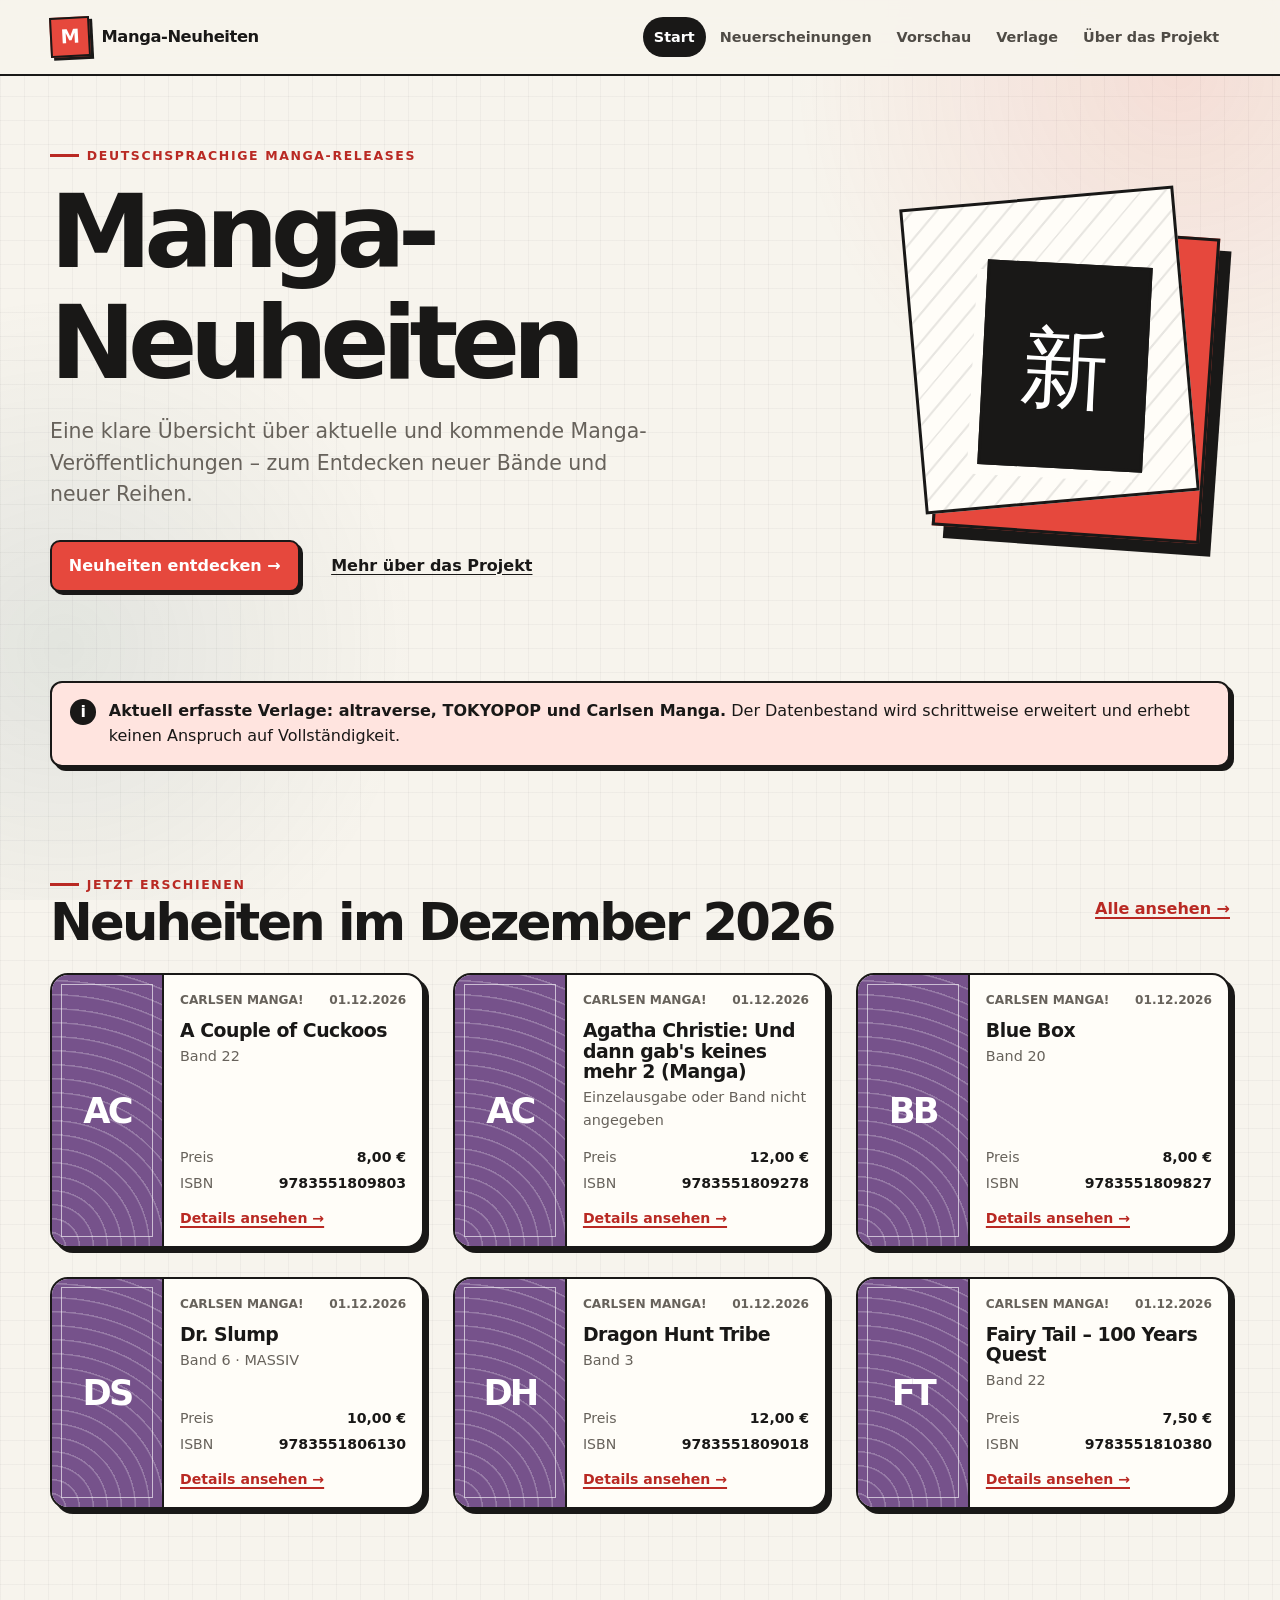
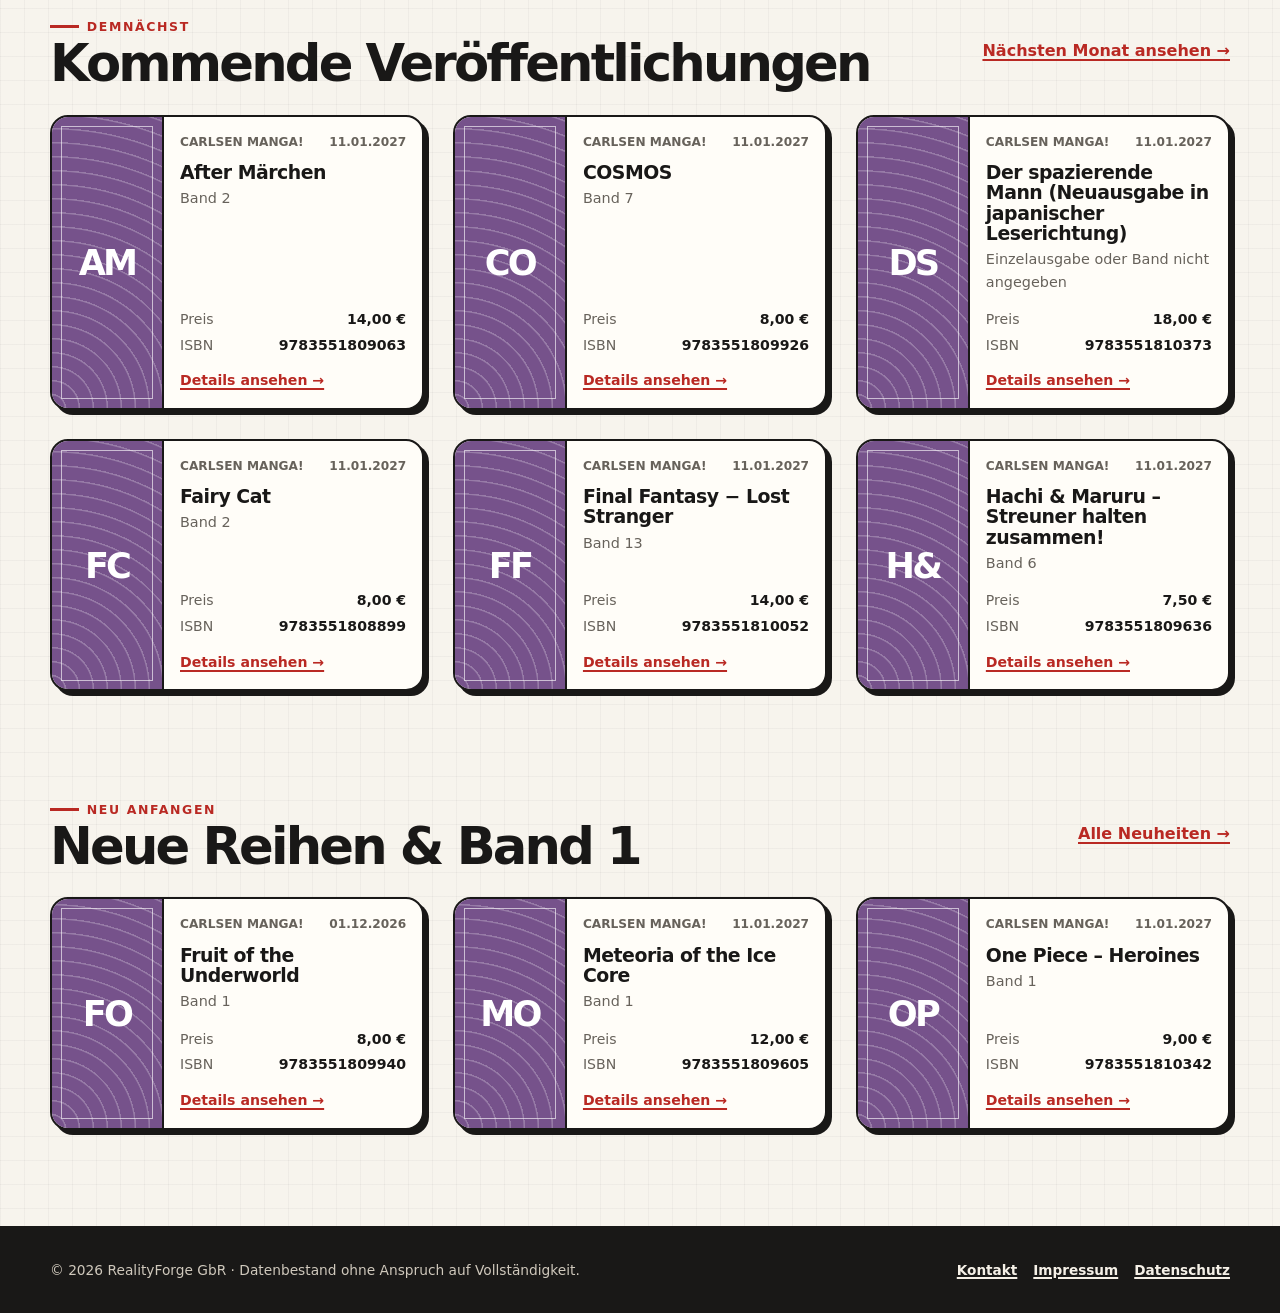
<file: index.html>
<!doctype html>
<html lang="de">
  <head>
    <meta charset="utf-8">
    <meta name="viewport" content="width=device-width, initial-scale=1">
    <meta name="description" content="Manga-Neuheiten bündelt aktuelle und kommende deutschsprachige Manga-Veröffentlichungen von altraverse, TOKYOPOP und Carlsen Manga.">
    <meta name="theme-color" content="#f7f4ed">
    <meta property="og:title" content="Manga-Neuheiten">
    <meta property="og:description" content="Aktuelle und kommende deutschsprachige Manga-Veröffentlichungen auf einen Blick.">
    <meta property="og:type" content="website">
    <meta property="og:locale" content="de_DE">
    <title>Manga-Neuheiten – Neue Manga auf einen Blick</title>
    <link rel="stylesheet" href="assets/styles.css">
    <script src="assets/app.js" defer></script>
  </head>
  <body data-page="home">
    <a class="skip-link" href="#main">Zum Inhalt springen</a>
    <header class="site-header">
      <div class="header-inner">
        <a class="brand" href="index.html" aria-label="Manga-Neuheiten Startseite">
          <span class="brand-mark" aria-hidden="true">M</span>
          <span>Manga-Neuheiten</span>
        </a>
        <nav class="site-nav" aria-label="Hauptnavigation">
          <a href="index.html" aria-current="page">Start</a>
          <a href="new-releases.html">Neuerscheinungen</a>
          <a href="preview.html">Vorschau</a>
          <a href="publishers.html">Verlage</a>
          <a href="about.html">Über das Projekt</a>
        </nav>
      </div>
    </header>

    <main class="site-main" id="main">
      <section class="hero" aria-labelledby="hero-title">
        <div class="hero-copy">
          <p class="eyebrow">Deutschsprachige Manga-Releases</p>
          <h1 id="hero-title">Manga-<br>Neuheiten</h1>
          <p>Eine klare Übersicht über aktuelle und kommende Manga-Veröffentlichungen – zum Entdecken neuer Bände und neuer Reihen.</p>
          <div class="hero-actions">
            <a class="button primary" href="new-releases.html">Neuheiten entdecken →</a>
            <a class="button ghost" href="about.html">Mehr über das Projekt</a>
          </div>
        </div>
        <div class="hero-panel" aria-hidden="true">
          <div class="hero-glyph">新</div>
        </div>
      </section>

      <aside class="notice" aria-label="Hinweis zum Datenbestand">
        <p><strong>Aktuell erfasste Verlage: altraverse, TOKYOPOP und Carlsen Manga.</strong> Der Datenbestand wird schrittweise erweitert und erhebt keinen Anspruch auf Vollständigkeit.</p>
      </aside>

      <section class="section" aria-labelledby="current-heading">
        <div class="section-heading">
          <div>
            <p class="eyebrow">Jetzt erschienen</p>
            <h2 id="current-heading">Neuheiten im <span data-current-month-label>aktuellen Monat</span></h2>
          </div>
          <a class="text-link" href="new-releases.html">Alle ansehen →</a>
        </div>
        <div class="release-grid" id="current-releases" data-release-container>
          <div class="loading-state"><p>Veröffentlichungen werden geladen …</p></div>
        </div>
      </section>

      <section class="section" aria-labelledby="upcoming-heading">
        <div class="section-heading">
          <div>
            <p class="eyebrow">Demnächst</p>
            <h2 id="upcoming-heading">Kommende Veröffentlichungen</h2>
          </div>
          <a class="text-link" href="preview.html">Nächsten Monat ansehen →</a>
        </div>
        <div class="release-grid" id="upcoming-releases" data-release-container>
          <div class="loading-state"><p>Veröffentlichungen werden geladen …</p></div>
        </div>
      </section>

      <section class="section" aria-labelledby="first-heading">
        <div class="section-heading">
          <div>
            <p class="eyebrow">Neu anfangen</p>
            <h2 id="first-heading">Neue Reihen &amp; Band 1</h2>
          </div>
          <a class="text-link" href="new-releases.html">Alle Neuheiten →</a>
        </div>
        <div class="release-grid" id="first-volumes" data-release-container>
          <div class="loading-state"><p>Veröffentlichungen werden geladen …</p></div>
        </div>
      </section>
    </main>

    <footer class="site-footer">
      <div class="footer-inner">
        <p>© <span data-current-year>2026</span> RealityForge GbR · Datenbestand ohne Anspruch auf Vollständigkeit.</p>
        <nav class="footer-nav" aria-label="Servicenavigation">
          <a href="contact.html">Kontakt</a>
          <a href="imprint.html">Impressum</a>
          <a href="privacy.html">Datenschutz</a>
        </nav>
      </div>
    </footer>
  </body>
</html>
</file>
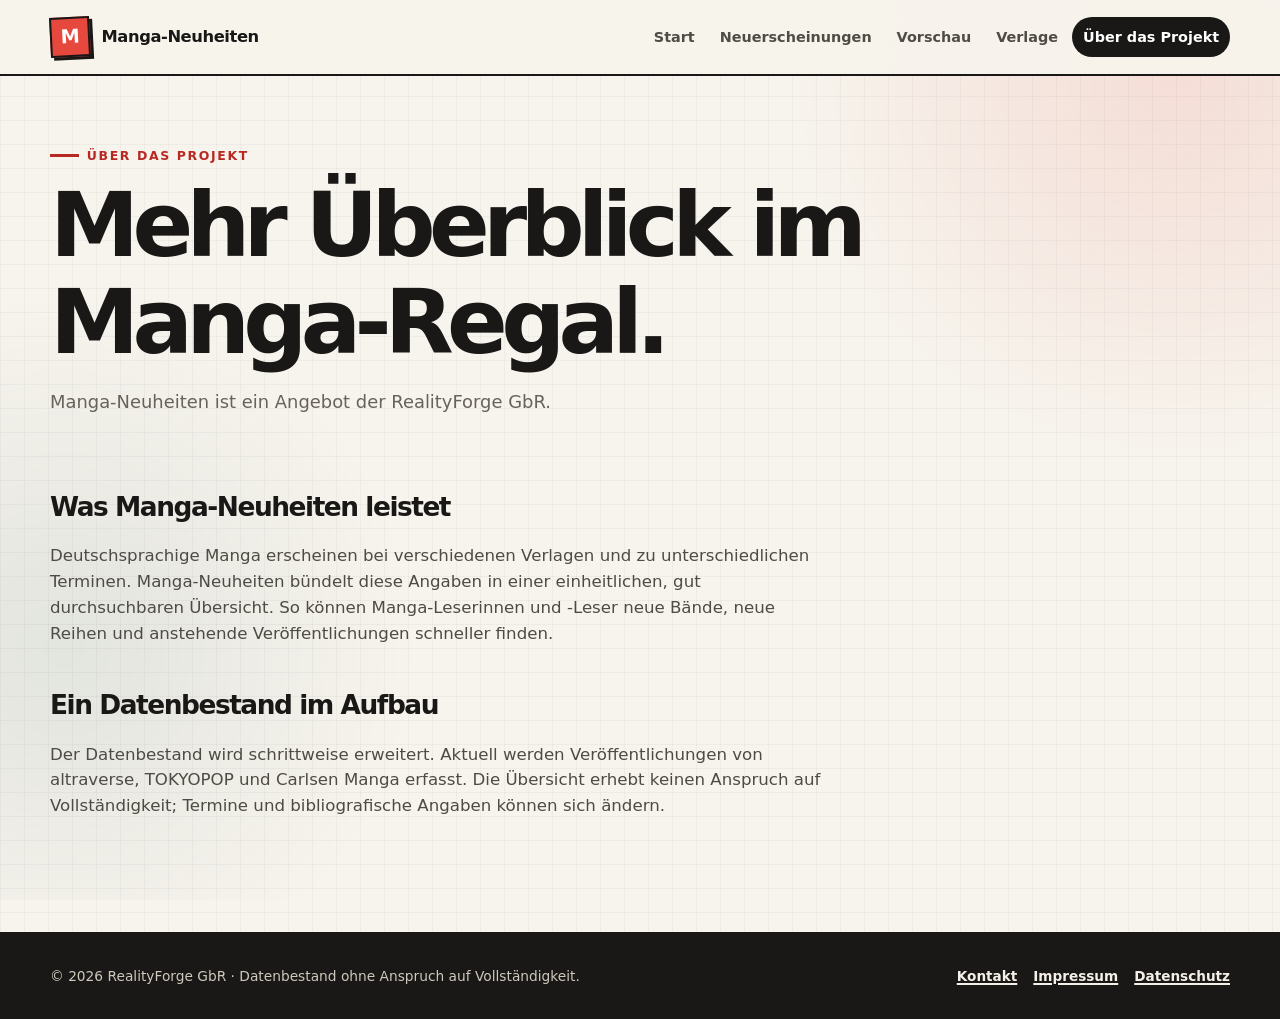
<file: about.html>
<!doctype html>
<html lang="de">
  <head>
    <meta charset="utf-8">
    <meta name="viewport" content="width=device-width, initial-scale=1">
    <meta name="description" content="Über Manga-Neuheiten, ein Angebot der RealityForge GbR für deutschsprachige Manga-Leserinnen und -Leser.">
    <meta name="theme-color" content="#f7f4ed">
    <meta property="og:title" content="Über das Projekt | Manga-Neuheiten">
    <meta property="og:description" content="Warum Manga-Neuheiten deutschsprachige Manga-Veröffentlichungen übersichtlich bündelt.">
    <meta property="og:type" content="website">
    <meta property="og:locale" content="de_DE">
    <title>Über das Projekt | Manga-Neuheiten</title>
    <link rel="stylesheet" href="assets/styles.css">
    <script src="assets/app.js" defer></script>
  </head>
  <body data-page="about">
    <a class="skip-link" href="#main">Zum Inhalt springen</a>
    <header class="site-header">
      <div class="header-inner">
        <a class="brand" href="index.html" aria-label="Manga-Neuheiten Startseite"><span class="brand-mark" aria-hidden="true">M</span><span>Manga-Neuheiten</span></a>
        <nav class="site-nav" aria-label="Hauptnavigation">
          <a href="index.html">Start</a>
          <a href="new-releases.html">Neuerscheinungen</a>
          <a href="preview.html">Vorschau</a>
          <a href="publishers.html">Verlage</a>
          <a href="about.html" aria-current="page">Über das Projekt</a>
        </nav>
      </div>
    </header>

    <main class="site-main" id="main">
      <header class="page-header">
        <p class="eyebrow">Über das Projekt</p>
        <h1>Mehr Überblick im Manga-Regal.</h1>
        <p>Manga-Neuheiten ist ein Angebot der RealityForge GbR.</p>
      </header>
      <article class="prose">
        <h2>Was Manga-Neuheiten leistet</h2>
        <p>Deutschsprachige Manga erscheinen bei verschiedenen Verlagen und zu unterschiedlichen Terminen. Manga-Neuheiten bündelt diese Angaben in einer einheitlichen, gut durchsuchbaren Übersicht. So können Manga-Leserinnen und -Leser neue Bände, neue Reihen und anstehende Veröffentlichungen schneller finden.</p>

        <h2>Ein Datenbestand im Aufbau</h2>
        <p>Der Datenbestand wird schrittweise erweitert. Aktuell werden Veröffentlichungen von altraverse, TOKYOPOP und Carlsen Manga erfasst. Die Übersicht erhebt keinen Anspruch auf Vollständigkeit; Termine und bibliografische Angaben können sich ändern.</p>
      </article>
    </main>

    <footer class="site-footer">
      <div class="footer-inner">
        <p>© <span data-current-year>2026</span> RealityForge GbR · Datenbestand ohne Anspruch auf Vollständigkeit.</p>
        <nav class="footer-nav" aria-label="Servicenavigation"><a href="contact.html">Kontakt</a><a href="imprint.html">Impressum</a><a href="privacy.html">Datenschutz</a></nav>
      </div>
    </footer>
  </body>
</html>
</file>
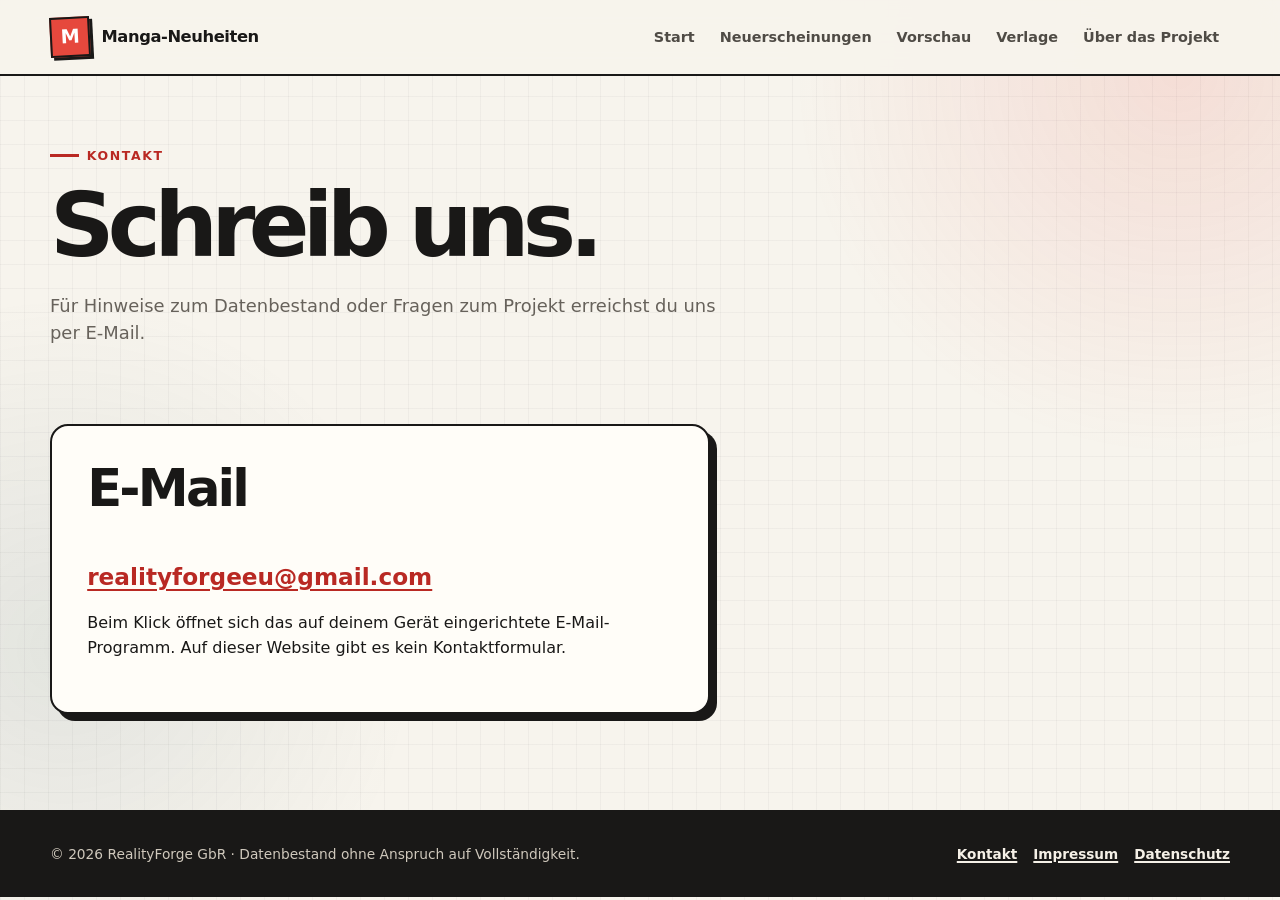
<file: contact.html>
<!doctype html>
<html lang="de">
  <head>
    <meta charset="utf-8">
    <meta name="viewport" content="width=device-width, initial-scale=1">
    <meta name="description" content="Kontakt zu Manga-Neuheiten und der RealityForge GbR.">
    <meta name="theme-color" content="#f7f4ed">
    <meta property="og:title" content="Kontakt | Manga-Neuheiten">
    <meta property="og:description" content="Kontakt zu Manga-Neuheiten.">
    <meta property="og:type" content="website">
    <meta property="og:locale" content="de_DE">
    <title>Kontakt | Manga-Neuheiten</title>
    <link rel="stylesheet" href="assets/styles.css">
    <script src="assets/app.js" defer></script>
  </head>
  <body data-page="contact">
    <a class="skip-link" href="#main">Zum Inhalt springen</a>
    <header class="site-header">
      <div class="header-inner">
        <a class="brand" href="index.html" aria-label="Manga-Neuheiten Startseite"><span class="brand-mark" aria-hidden="true">M</span><span>Manga-Neuheiten</span></a>
        <nav class="site-nav" aria-label="Hauptnavigation">
          <a href="index.html">Start</a>
          <a href="new-releases.html">Neuerscheinungen</a>
          <a href="preview.html">Vorschau</a>
          <a href="publishers.html">Verlage</a>
          <a href="about.html">Über das Projekt</a>
        </nav>
      </div>
    </header>

    <main class="site-main" id="main">
      <header class="page-header">
        <p class="eyebrow">Kontakt</p>
        <h1>Schreib uns.</h1>
        <p>Für Hinweise zum Datenbestand oder Fragen zum Projekt erreichst du uns per E-Mail.</p>
      </header>
      <section class="contact-card" aria-labelledby="contact-heading">
        <h2 id="contact-heading">E-Mail</h2>
        <p><a href="mailto:realityforgeeu@gmail.com">realityforgeeu@gmail.com</a></p>
        <p>Beim Klick öffnet sich das auf deinem Gerät eingerichtete E-Mail-Programm. Auf dieser Website gibt es kein Kontaktformular.</p>
      </section>
    </main>

    <footer class="site-footer">
      <div class="footer-inner">
        <p>© <span data-current-year>2026</span> RealityForge GbR · Datenbestand ohne Anspruch auf Vollständigkeit.</p>
        <nav class="footer-nav" aria-label="Servicenavigation"><a href="contact.html">Kontakt</a><a href="imprint.html">Impressum</a><a href="privacy.html">Datenschutz</a></nav>
      </div>
    </footer>
  </body>
</html>
</file>
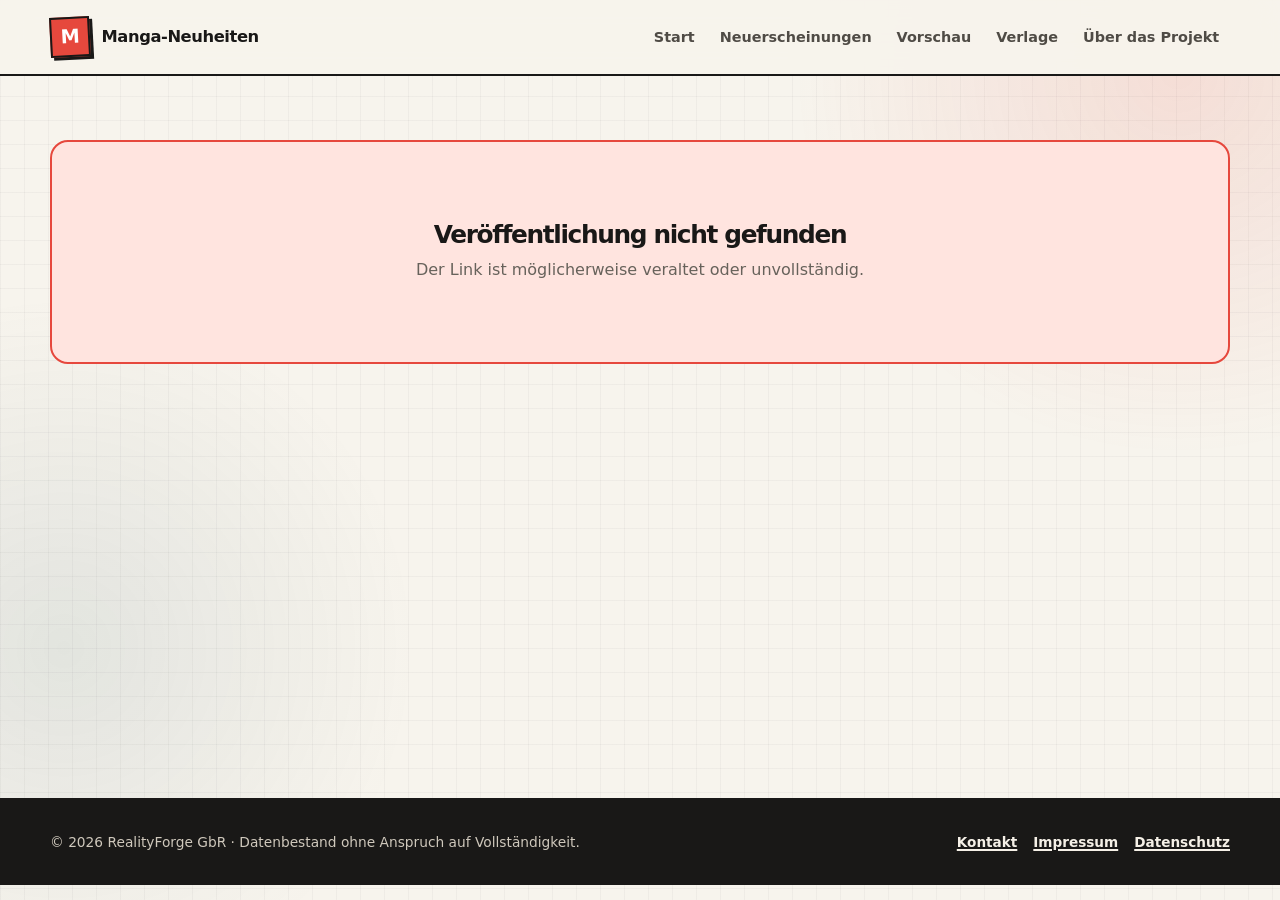
<file: detail.html>
<!doctype html>
<html lang="de">
  <head>
    <meta charset="utf-8">
    <meta name="viewport" content="width=device-width, initial-scale=1">
    <meta name="description" content="Details zu einer deutschsprachigen Manga-Veröffentlichung.">
    <meta name="theme-color" content="#f7f4ed">
    <meta property="og:title" content="Manga-Details | Manga-Neuheiten">
    <meta property="og:description" content="Titel, Band, Verlag, Erscheinungsdatum, Preis, ISBN und weitere Details.">
    <meta property="og:type" content="website">
    <meta property="og:locale" content="de_DE">
    <title>Manga-Details | Manga-Neuheiten</title>
    <link rel="stylesheet" href="assets/styles.css">
    <script src="assets/app.js" defer></script>
  </head>
  <body data-page="detail">
    <a class="skip-link" href="#main">Zum Inhalt springen</a>
    <header class="site-header">
      <div class="header-inner">
        <a class="brand" href="index.html" aria-label="Manga-Neuheiten Startseite"><span class="brand-mark" aria-hidden="true">M</span><span>Manga-Neuheiten</span></a>
        <nav class="site-nav" aria-label="Hauptnavigation">
          <a href="index.html">Start</a>
          <a href="new-releases.html">Neuerscheinungen</a>
          <a href="preview.html">Vorschau</a>
          <a href="publishers.html">Verlage</a>
          <a href="about.html">Über das Projekt</a>
        </nav>
      </div>
    </header>

    <main class="site-main" id="main">
      <div id="detail-loading" class="loading-state"><p>Details werden geladen …</p></div>
      <article class="detail-shell" id="detail-content" hidden>
        <div class="detail-cover" id="detail-cover" aria-label="Neutrale Cover-Darstellung"><span>MN</span></div>
        <div class="detail-content">
          <p class="eyebrow">Veröffentlichungsdetails</p>
          <h1 id="detail-title">Titel</h1>
          <p class="detail-subtitle" id="detail-subtitle"></p>
          <dl class="detail-list">
            <div><dt>Verlag</dt><dd id="detail-publisher"></dd></div>
            <div><dt>Erscheinungsdatum</dt><dd id="detail-date"></dd></div>
            <div><dt>Preis</dt><dd id="detail-price"></dd></div>
            <div><dt>ISBN-13</dt><dd id="detail-isbn"></dd></div>
            <div><dt>Autorinnen &amp; Autoren</dt><dd id="detail-authors"></dd></div>
            <div><dt>Bindung</dt><dd id="detail-binding"></dd></div>
            <div><dt>Umfang</dt><dd id="detail-pages"></dd></div>
          </dl>
          <section class="description" id="detail-description" hidden>
            <h2>Beschreibung</h2>
            <p id="detail-description-text"></p>
          </section>
          <div class="detail-actions">
            <a class="button" href="new-releases.html">← Zurück zu den Neuerscheinungen</a>
          </div>
        </div>
      </article>
    </main>

    <footer class="site-footer">
      <div class="footer-inner">
        <p>© <span data-current-year>2026</span> RealityForge GbR · Datenbestand ohne Anspruch auf Vollständigkeit.</p>
        <nav class="footer-nav" aria-label="Servicenavigation"><a href="contact.html">Kontakt</a><a href="imprint.html">Impressum</a><a href="privacy.html">Datenschutz</a></nav>
      </div>
    </footer>
  </body>
</html>
</file>
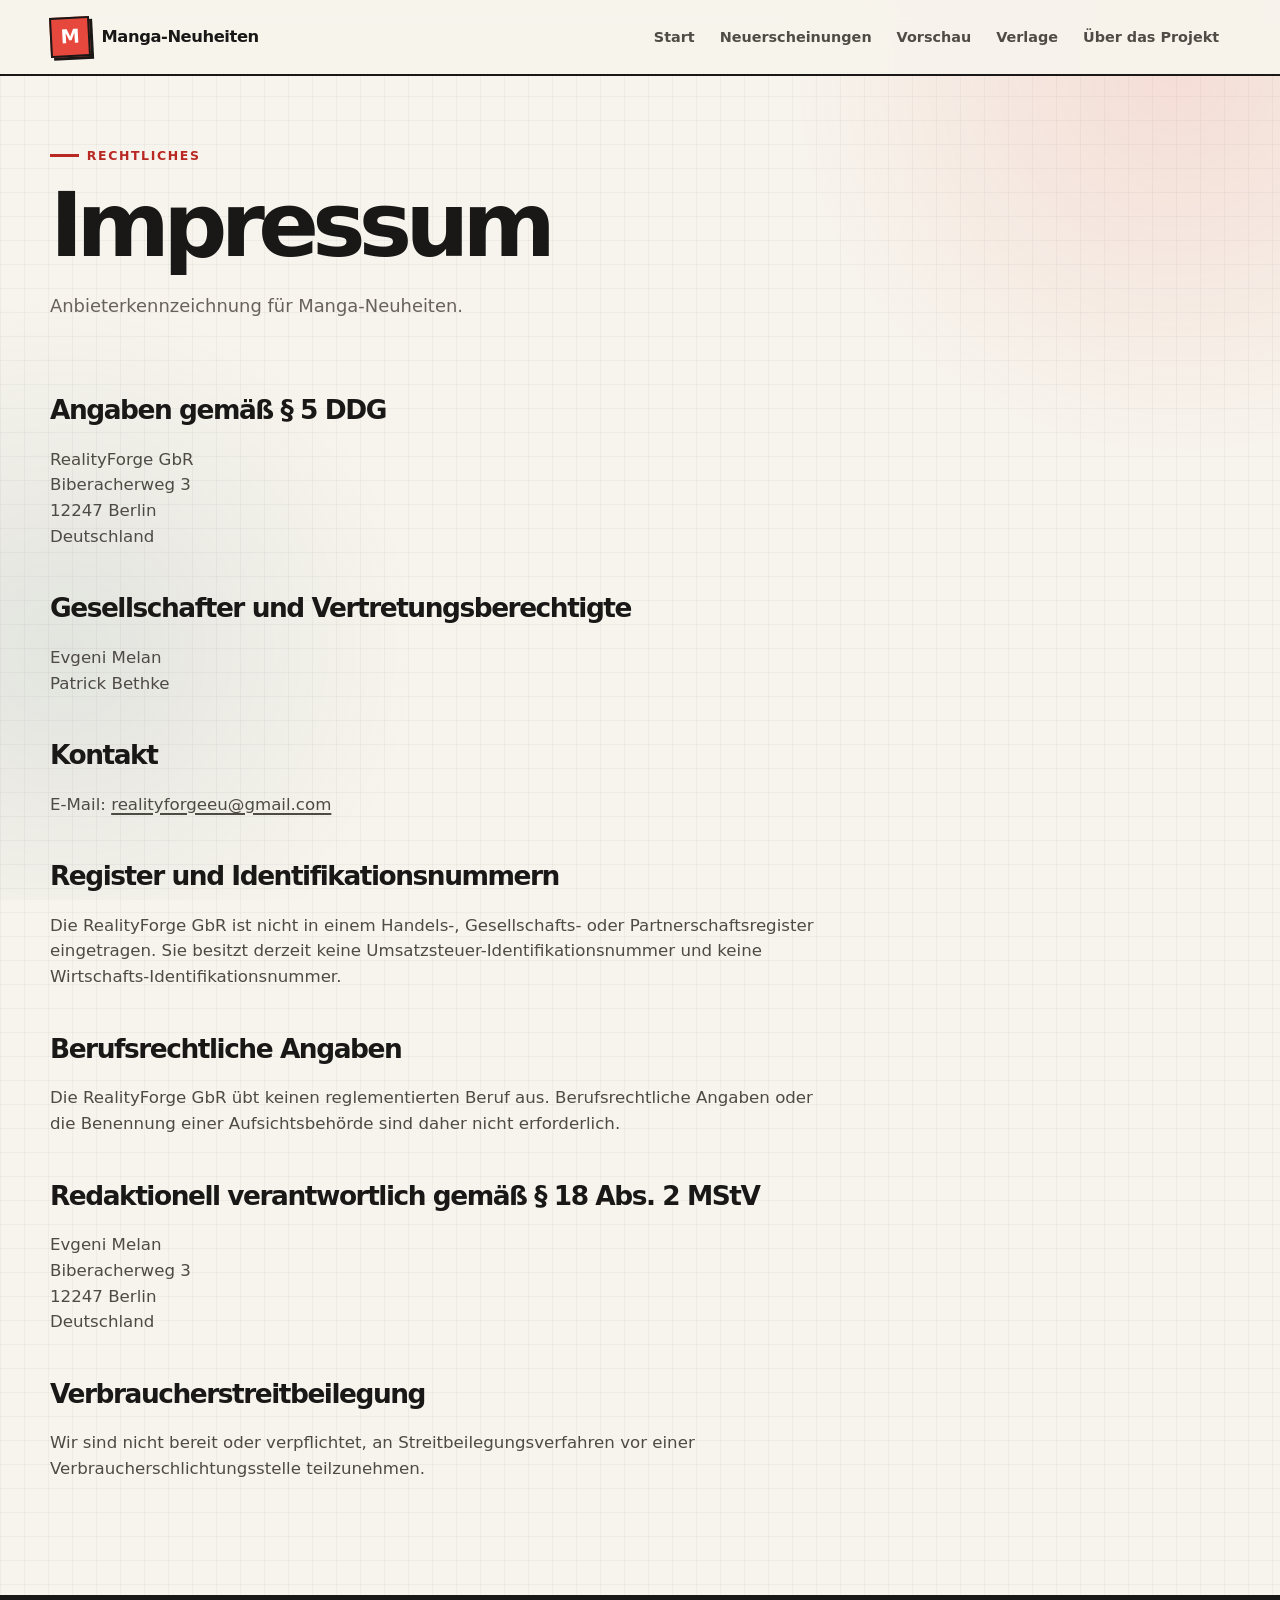
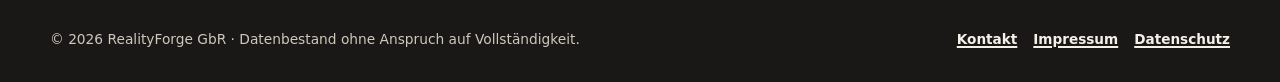
<file: imprint.html>
<!doctype html>
<html lang="de">
  <head>
    <meta charset="utf-8">
    <meta name="viewport" content="width=device-width, initial-scale=1">
    <meta name="description" content="Impressum für Manga-Neuheiten.">
    <meta name="theme-color" content="#f7f4ed">
    <title>Impressum | Manga-Neuheiten</title>
    <link rel="stylesheet" href="assets/styles.css">
    <script src="assets/app.js" defer></script>
  </head>
  <body data-page="imprint">
    <a class="skip-link" href="#main">Zum Inhalt springen</a>
    <header class="site-header">
      <div class="header-inner">
        <a class="brand" href="index.html" aria-label="Manga-Neuheiten Startseite"><span class="brand-mark" aria-hidden="true">M</span><span>Manga-Neuheiten</span></a>
        <nav class="site-nav" aria-label="Hauptnavigation">
          <a href="index.html">Start</a>
          <a href="new-releases.html">Neuerscheinungen</a>
          <a href="preview.html">Vorschau</a>
          <a href="publishers.html">Verlage</a>
          <a href="about.html">Über das Projekt</a>
        </nav>
      </div>
    </header>

    <main class="site-main" id="main">
      <header class="page-header">
        <p class="eyebrow">Rechtliches</p>
        <h1>Impressum</h1>
        <p>Anbieterkennzeichnung für Manga-Neuheiten.</p>
      </header>
      <article class="prose">
        <h2>Angaben gemäß § 5 DDG</h2>
        <p>
          RealityForge GbR<br>
          Biberacherweg 3<br>
          12247 Berlin<br>
          Deutschland
        </p>

        <h2>Gesellschafter und Vertretungsberechtigte</h2>
        <p>Evgeni Melan<br>Patrick Bethke</p>

        <h2>Kontakt</h2>
        <p>E-Mail: <a href="mailto:realityforgeeu@gmail.com">realityforgeeu@gmail.com</a></p>

        <h2>Register und Identifikationsnummern</h2>
        <p>Die RealityForge GbR ist nicht in einem Handels-, Gesellschafts- oder Partnerschaftsregister eingetragen. Sie besitzt derzeit keine Umsatzsteuer-Identifikationsnummer und keine Wirtschafts-Identifikationsnummer.</p>

        <h2>Berufsrechtliche Angaben</h2>
        <p>Die RealityForge GbR übt keinen reglementierten Beruf aus. Berufsrechtliche Angaben oder die Benennung einer Aufsichtsbehörde sind daher nicht erforderlich.</p>

        <h2>Redaktionell verantwortlich gemäß § 18 Abs. 2 MStV</h2>
        <p>
          Evgeni Melan<br>
          Biberacherweg 3<br>
          12247 Berlin<br>
          Deutschland
        </p>

        <h2>Verbraucherstreitbeilegung</h2>
        <p>Wir sind nicht bereit oder verpflichtet, an Streitbeilegungsverfahren vor einer Verbraucherschlichtungsstelle teilzunehmen.</p>
      </article>
    </main>

    <footer class="site-footer">
      <div class="footer-inner">
        <p>© <span data-current-year>2026</span> RealityForge GbR · Datenbestand ohne Anspruch auf Vollständigkeit.</p>
        <nav class="footer-nav" aria-label="Servicenavigation"><a href="contact.html">Kontakt</a><a href="imprint.html">Impressum</a><a href="privacy.html">Datenschutz</a></nav>
      </div>
    </footer>
  </body>
</html>
</file>
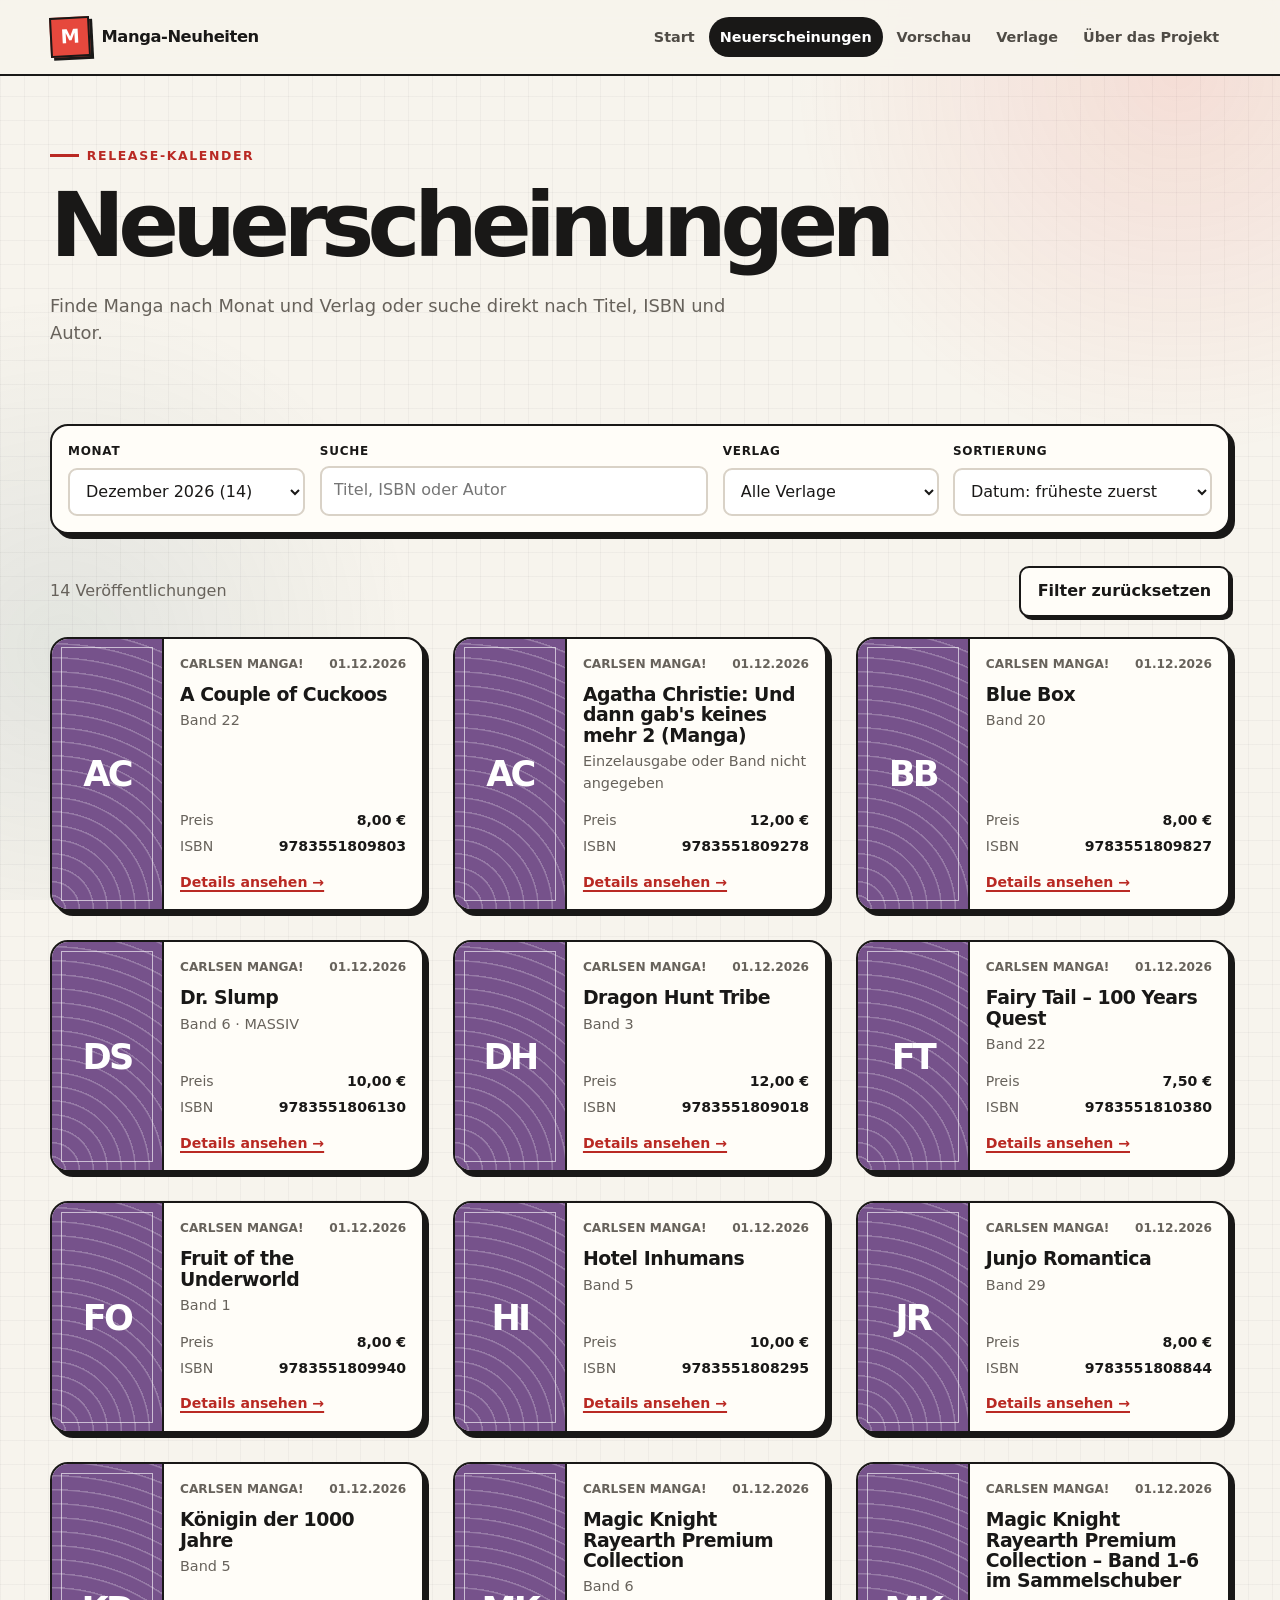
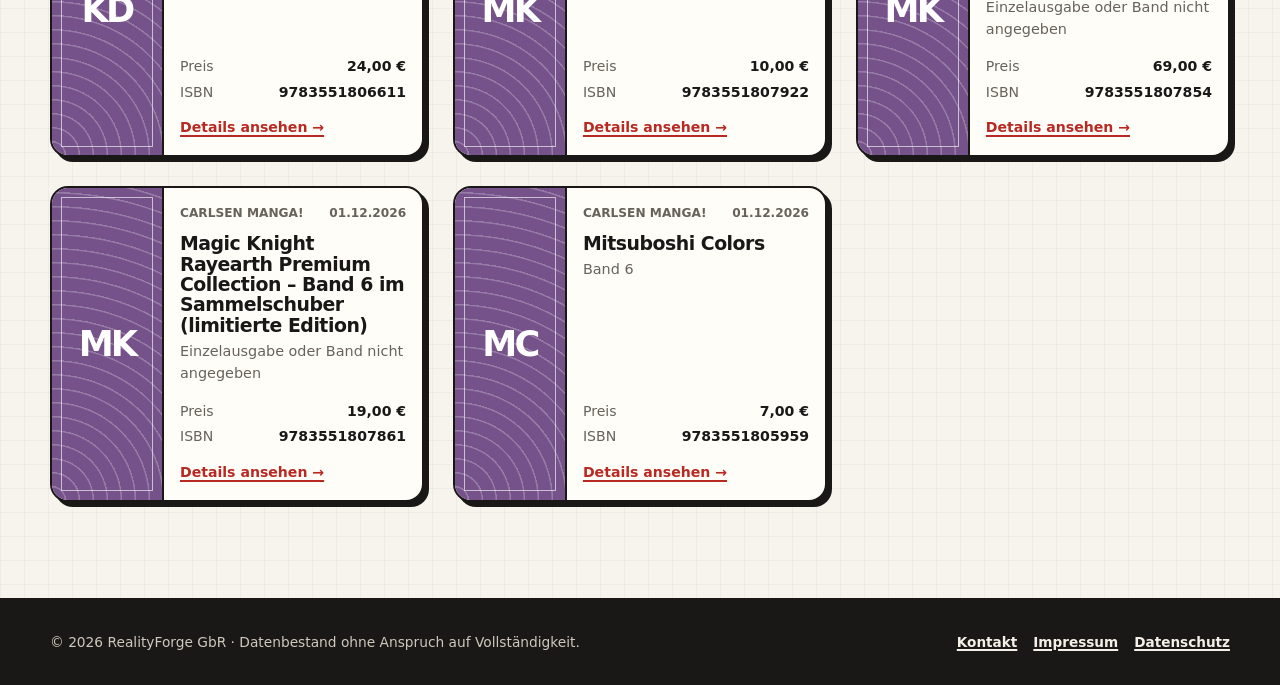
<file: new-releases.html>
<!doctype html>
<html lang="de">
  <head>
    <meta charset="utf-8">
    <meta name="viewport" content="width=device-width, initial-scale=1">
    <meta name="description" content="Deutschsprachige Manga-Neuerscheinungen nach Monat, Verlag, Titel und Preis durchsuchen und sortieren.">
    <meta name="theme-color" content="#f7f4ed">
    <meta property="og:title" content="Neuerscheinungen | Manga-Neuheiten">
    <meta property="og:description" content="Manga-Neuerscheinungen filtern, durchsuchen und sortieren.">
    <meta property="og:type" content="website">
    <meta property="og:locale" content="de_DE">
    <title>Neuerscheinungen | Manga-Neuheiten</title>
    <link rel="stylesheet" href="assets/styles.css">
    <script src="assets/app.js" defer></script>
  </head>
  <body data-page="releases">
    <a class="skip-link" href="#main">Zum Inhalt springen</a>
    <header class="site-header">
      <div class="header-inner">
        <a class="brand" href="index.html" aria-label="Manga-Neuheiten Startseite"><span class="brand-mark" aria-hidden="true">M</span><span>Manga-Neuheiten</span></a>
        <nav class="site-nav" aria-label="Hauptnavigation">
          <a href="index.html">Start</a>
          <a href="new-releases.html" aria-current="page">Neuerscheinungen</a>
          <a href="preview.html">Vorschau</a>
          <a href="publishers.html">Verlage</a>
          <a href="about.html">Über das Projekt</a>
        </nav>
      </div>
    </header>

    <main class="site-main" id="main">
      <header class="page-header">
        <p class="eyebrow">Release-Kalender</p>
        <h1>Neuerscheinungen</h1>
        <p>Finde Manga nach Monat und Verlag oder suche direkt nach Titel, ISBN und Autor.</p>
      </header>

      <section aria-labelledby="filter-heading">
        <h2 class="sr-only" id="filter-heading">Veröffentlichungen filtern</h2>
        <div class="filter-panel">
          <div class="field">
            <label for="month-filter">Monat</label>
            <select id="month-filter">
              <option value="all">Alle Monate</option>
            </select>
          </div>
          <div class="field">
            <label for="release-search">Suche</label>
            <input id="release-search" type="search" placeholder="Titel, ISBN oder Autor" autocomplete="off">
          </div>
          <div class="field">
            <label for="publisher-filter">Verlag</label>
            <select id="publisher-filter">
              <option value="all">Alle Verlage</option>
            </select>
          </div>
          <div class="field">
            <label for="sort-filter">Sortierung</label>
            <select id="sort-filter">
              <option value="date-asc">Datum: früheste zuerst</option>
              <option value="date-desc">Datum: neueste zuerst</option>
              <option value="title-asc">Titel: A–Z</option>
              <option value="price-asc">Preis: aufsteigend</option>
              <option value="price-desc">Preis: absteigend</option>
            </select>
          </div>
        </div>

        <div class="results-bar">
          <p id="result-count" aria-live="polite">Veröffentlichungen werden geladen …</p>
          <button class="button" id="reset-filters" type="button">Filter zurücksetzen</button>
        </div>
        <div class="release-grid" id="release-results" data-release-container>
          <div class="loading-state"><p>Veröffentlichungen werden geladen …</p></div>
        </div>
      </section>
    </main>

    <footer class="site-footer">
      <div class="footer-inner">
        <p>© <span data-current-year>2026</span> RealityForge GbR · Datenbestand ohne Anspruch auf Vollständigkeit.</p>
        <nav class="footer-nav" aria-label="Servicenavigation"><a href="contact.html">Kontakt</a><a href="imprint.html">Impressum</a><a href="privacy.html">Datenschutz</a></nav>
      </div>
    </footer>
  </body>
</html>
</file>
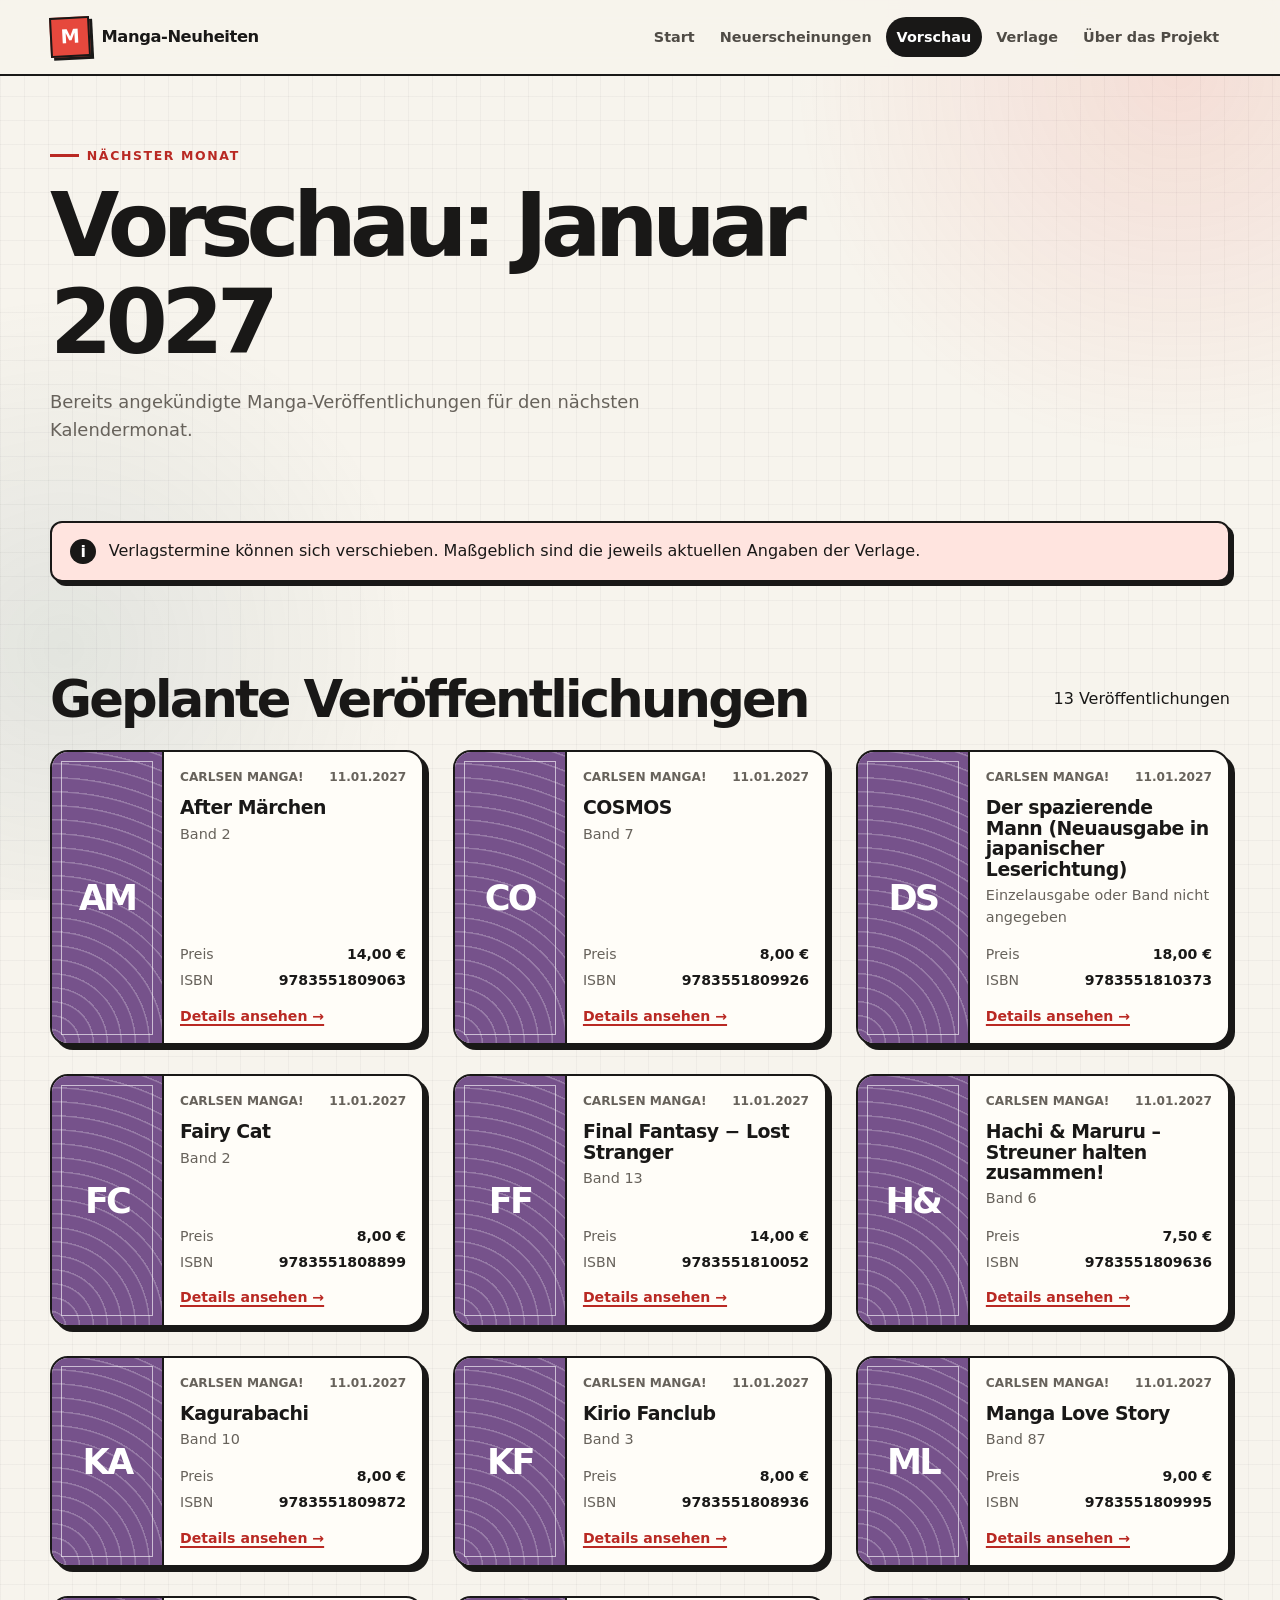
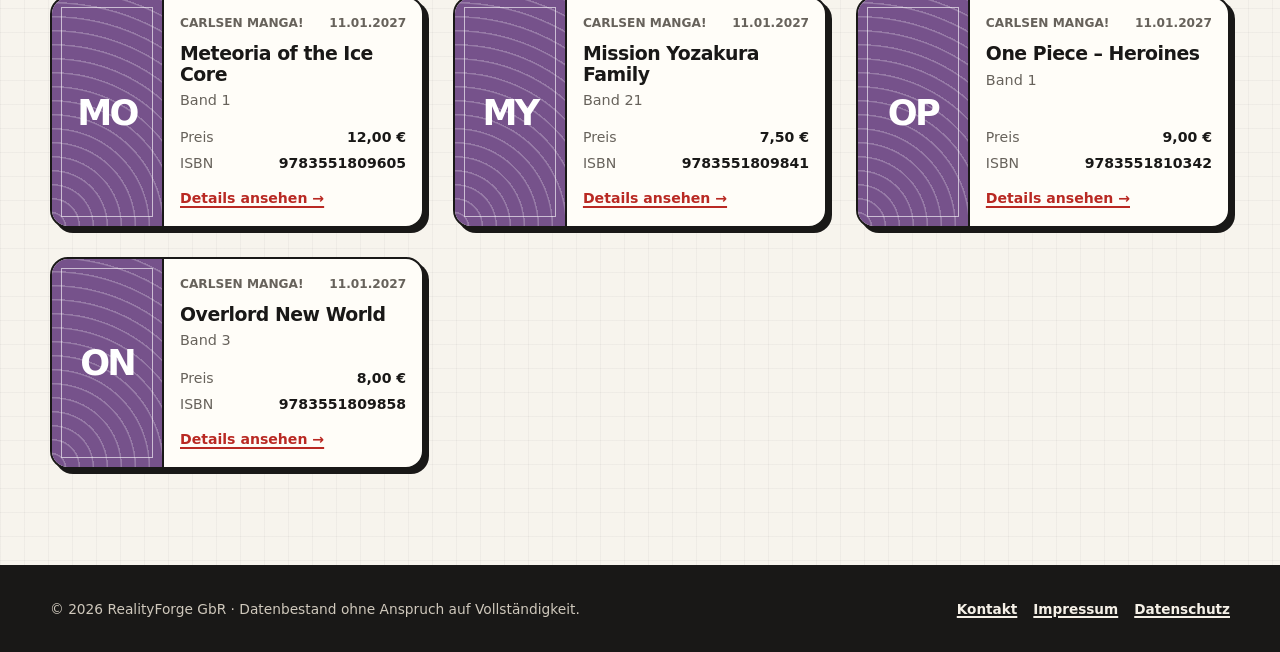
<file: preview.html>
<!doctype html>
<html lang="de">
  <head>
    <meta charset="utf-8">
    <meta name="viewport" content="width=device-width, initial-scale=1">
    <meta name="description" content="Vorschau auf die deutschsprachigen Manga-Veröffentlichungen des nächsten Monats.">
    <meta name="theme-color" content="#f7f4ed">
    <meta property="og:title" content="Vorschau | Manga-Neuheiten">
    <meta property="og:description" content="Die Manga-Veröffentlichungen des nächsten Monats auf einen Blick.">
    <meta property="og:type" content="website">
    <meta property="og:locale" content="de_DE">
    <title>Vorschau | Manga-Neuheiten</title>
    <link rel="stylesheet" href="assets/styles.css">
    <script src="assets/app.js" defer></script>
  </head>
  <body data-page="preview">
    <a class="skip-link" href="#main">Zum Inhalt springen</a>
    <header class="site-header">
      <div class="header-inner">
        <a class="brand" href="index.html" aria-label="Manga-Neuheiten Startseite"><span class="brand-mark" aria-hidden="true">M</span><span>Manga-Neuheiten</span></a>
        <nav class="site-nav" aria-label="Hauptnavigation">
          <a href="index.html">Start</a>
          <a href="new-releases.html">Neuerscheinungen</a>
          <a href="preview.html" aria-current="page">Vorschau</a>
          <a href="publishers.html">Verlage</a>
          <a href="about.html">Über das Projekt</a>
        </nav>
      </div>
    </header>

    <main class="site-main" id="main">
      <header class="page-header">
        <p class="eyebrow">Nächster Monat</p>
        <h1>Vorschau: <span data-preview-month>kommender Monat</span></h1>
        <p>Bereits angekündigte Manga-Veröffentlichungen für den nächsten Kalendermonat.</p>
      </header>
      <aside class="notice">
        <p>Verlagstermine können sich verschieben. Maßgeblich sind die jeweils aktuellen Angaben der Verlage.</p>
      </aside>
      <section aria-labelledby="preview-heading">
        <div class="section-heading">
          <h2 id="preview-heading">Geplante Veröffentlichungen</h2>
          <p id="preview-count" aria-live="polite">Wird geladen …</p>
        </div>
        <div class="release-grid" id="preview-results" data-release-container>
          <div class="loading-state"><p>Veröffentlichungen werden geladen …</p></div>
        </div>
      </section>
    </main>

    <footer class="site-footer">
      <div class="footer-inner">
        <p>© <span data-current-year>2026</span> RealityForge GbR · Datenbestand ohne Anspruch auf Vollständigkeit.</p>
        <nav class="footer-nav" aria-label="Servicenavigation"><a href="contact.html">Kontakt</a><a href="imprint.html">Impressum</a><a href="privacy.html">Datenschutz</a></nav>
      </div>
    </footer>
  </body>
</html>
</file>
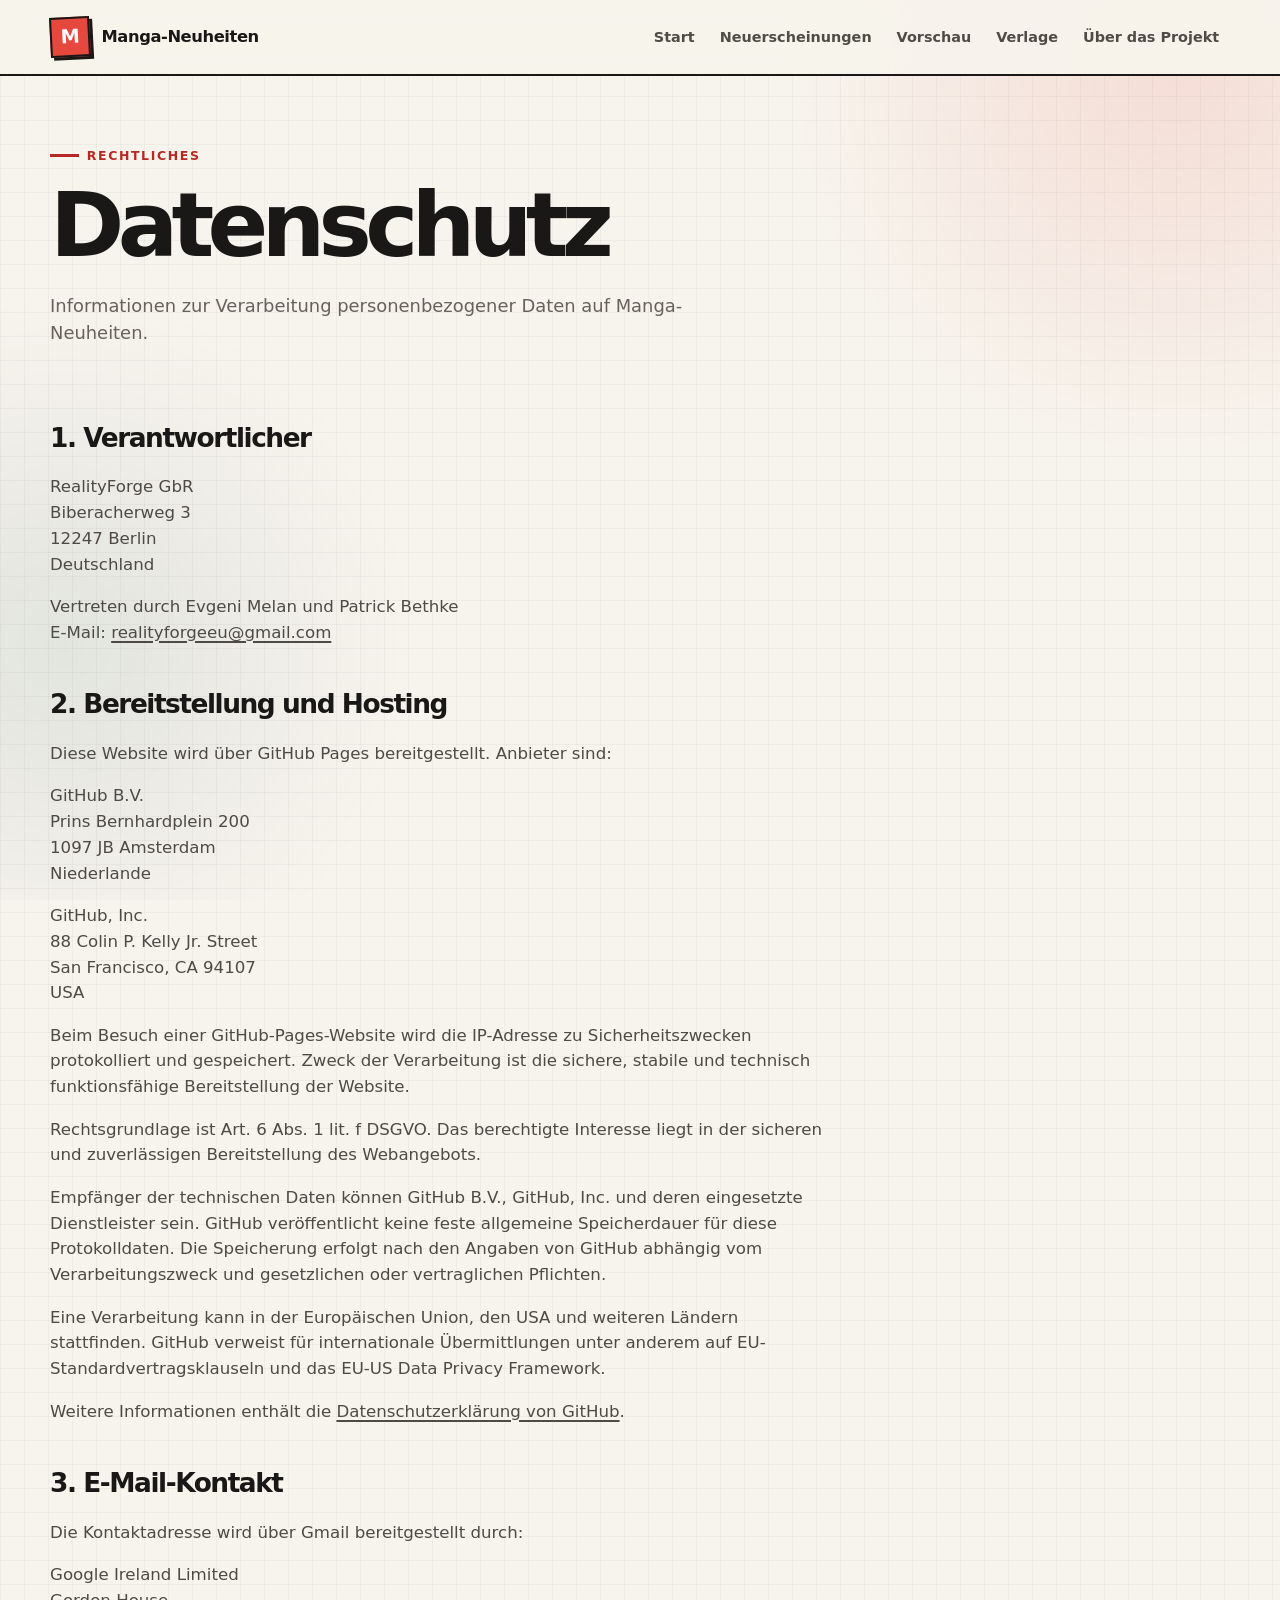
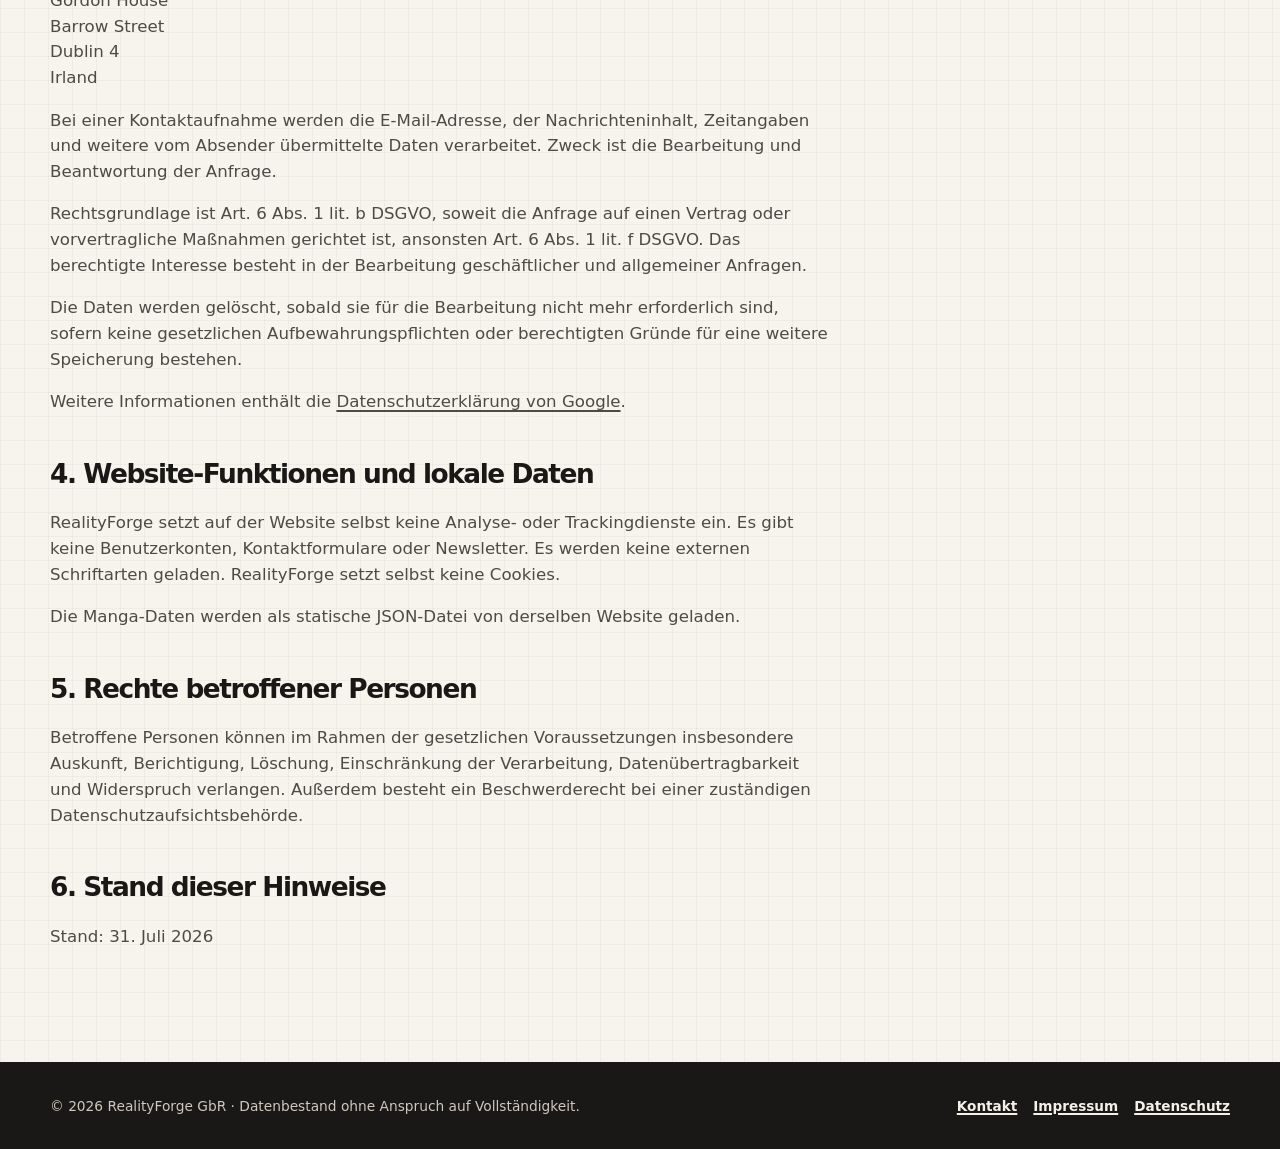
<file: privacy.html>
<!doctype html>
<html lang="de">
  <head>
    <meta charset="utf-8">
    <meta name="viewport" content="width=device-width, initial-scale=1">
    <meta name="description" content="Datenschutzhinweise für die statische Website Manga-Neuheiten.">
    <meta name="theme-color" content="#f7f4ed">
    <title>Datenschutz | Manga-Neuheiten</title>
    <link rel="stylesheet" href="assets/styles.css">
    <script src="assets/app.js" defer></script>
  </head>
  <body data-page="privacy">
    <a class="skip-link" href="#main">Zum Inhalt springen</a>
    <header class="site-header">
      <div class="header-inner">
        <a class="brand" href="index.html" aria-label="Manga-Neuheiten Startseite"><span class="brand-mark" aria-hidden="true">M</span><span>Manga-Neuheiten</span></a>
        <nav class="site-nav" aria-label="Hauptnavigation">
          <a href="index.html">Start</a>
          <a href="new-releases.html">Neuerscheinungen</a>
          <a href="preview.html">Vorschau</a>
          <a href="publishers.html">Verlage</a>
          <a href="about.html">Über das Projekt</a>
        </nav>
      </div>
    </header>

    <main class="site-main" id="main">
      <header class="page-header">
        <p class="eyebrow">Rechtliches</p>
        <h1>Datenschutz</h1>
        <p>Informationen zur Verarbeitung personenbezogener Daten auf Manga-Neuheiten.</p>
      </header>
      <article class="prose">
        <h2>1. Verantwortlicher</h2>
        <p>
          RealityForge GbR<br>
          Biberacherweg 3<br>
          12247 Berlin<br>
          Deutschland
        </p>
        <p>
          Vertreten durch Evgeni Melan und Patrick Bethke<br>
          E-Mail: <a href="mailto:realityforgeeu@gmail.com">realityforgeeu@gmail.com</a>
        </p>

        <h2>2. Bereitstellung und Hosting</h2>
        <p>Diese Website wird über GitHub Pages bereitgestellt. Anbieter sind:</p>
        <p>
          GitHub B.V.<br>
          Prins Bernhardplein 200<br>
          1097 JB Amsterdam<br>
          Niederlande
        </p>
        <p>
          GitHub, Inc.<br>
          88 Colin P. Kelly Jr. Street<br>
          San Francisco, CA 94107<br>
          USA
        </p>
        <p>Beim Besuch einer GitHub-Pages-Website wird die IP-Adresse zu Sicherheitszwecken protokolliert und gespeichert. Zweck der Verarbeitung ist die sichere, stabile und technisch funktionsfähige Bereitstellung der Website.</p>
        <p>Rechtsgrundlage ist Art. 6 Abs. 1 lit. f DSGVO. Das berechtigte Interesse liegt in der sicheren und zuverlässigen Bereitstellung des Webangebots.</p>
        <p>Empfänger der technischen Daten können GitHub B.V., GitHub, Inc. und deren eingesetzte Dienstleister sein. GitHub veröffentlicht keine feste allgemeine Speicherdauer für diese Protokolldaten. Die Speicherung erfolgt nach den Angaben von GitHub abhängig vom Verarbeitungszweck und gesetzlichen oder vertraglichen Pflichten.</p>
        <p>Eine Verarbeitung kann in der Europäischen Union, den USA und weiteren Ländern stattfinden. GitHub verweist für internationale Übermittlungen unter anderem auf EU-Standardvertragsklauseln und das EU-US Data Privacy Framework.</p>
        <p>Weitere Informationen enthält die <a href="https://docs.github.com/de/site-policy/privacy-policies/github-general-privacy-statement">Datenschutzerklärung von GitHub</a>.</p>

        <h2>3. E-Mail-Kontakt</h2>
        <p>Die Kontaktadresse wird über Gmail bereitgestellt durch:</p>
        <p>
          Google Ireland Limited<br>
          Gordon House<br>
          Barrow Street<br>
          Dublin 4<br>
          Irland
        </p>
        <p>Bei einer Kontaktaufnahme werden die E-Mail-Adresse, der Nachrichteninhalt, Zeitangaben und weitere vom Absender übermittelte Daten verarbeitet. Zweck ist die Bearbeitung und Beantwortung der Anfrage.</p>
        <p>Rechtsgrundlage ist Art. 6 Abs. 1 lit. b DSGVO, soweit die Anfrage auf einen Vertrag oder vorvertragliche Maßnahmen gerichtet ist, ansonsten Art. 6 Abs. 1 lit. f DSGVO. Das berechtigte Interesse besteht in der Bearbeitung geschäftlicher und allgemeiner Anfragen.</p>
        <p>Die Daten werden gelöscht, sobald sie für die Bearbeitung nicht mehr erforderlich sind, sofern keine gesetzlichen Aufbewahrungspflichten oder berechtigten Gründe für eine weitere Speicherung bestehen.</p>
        <p>Weitere Informationen enthält die <a href="https://policies.google.com/privacy?hl=de">Datenschutzerklärung von Google</a>.</p>

        <h2>4. Website-Funktionen und lokale Daten</h2>
        <p>RealityForge setzt auf der Website selbst keine Analyse- oder Trackingdienste ein. Es gibt keine Benutzerkonten, Kontaktformulare oder Newsletter. Es werden keine externen Schriftarten geladen. RealityForge setzt selbst keine Cookies.</p>
        <p>Die Manga-Daten werden als statische JSON-Datei von derselben Website geladen.</p>

        <h2>5. Rechte betroffener Personen</h2>
        <p>Betroffene Personen können im Rahmen der gesetzlichen Voraussetzungen insbesondere Auskunft, Berichtigung, Löschung, Einschränkung der Verarbeitung, Datenübertragbarkeit und Widerspruch verlangen. Außerdem besteht ein Beschwerderecht bei einer zuständigen Datenschutzaufsichtsbehörde.</p>

        <h2>6. Stand dieser Hinweise</h2>
        <p>Stand: 31. Juli 2026</p>
      </article>
    </main>

    <footer class="site-footer">
      <div class="footer-inner">
        <p>© <span data-current-year>2026</span> RealityForge GbR · Datenbestand ohne Anspruch auf Vollständigkeit.</p>
        <nav class="footer-nav" aria-label="Servicenavigation"><a href="contact.html">Kontakt</a><a href="imprint.html">Impressum</a><a href="privacy.html">Datenschutz</a></nav>
      </div>
    </footer>
  </body>
</html>
</file>
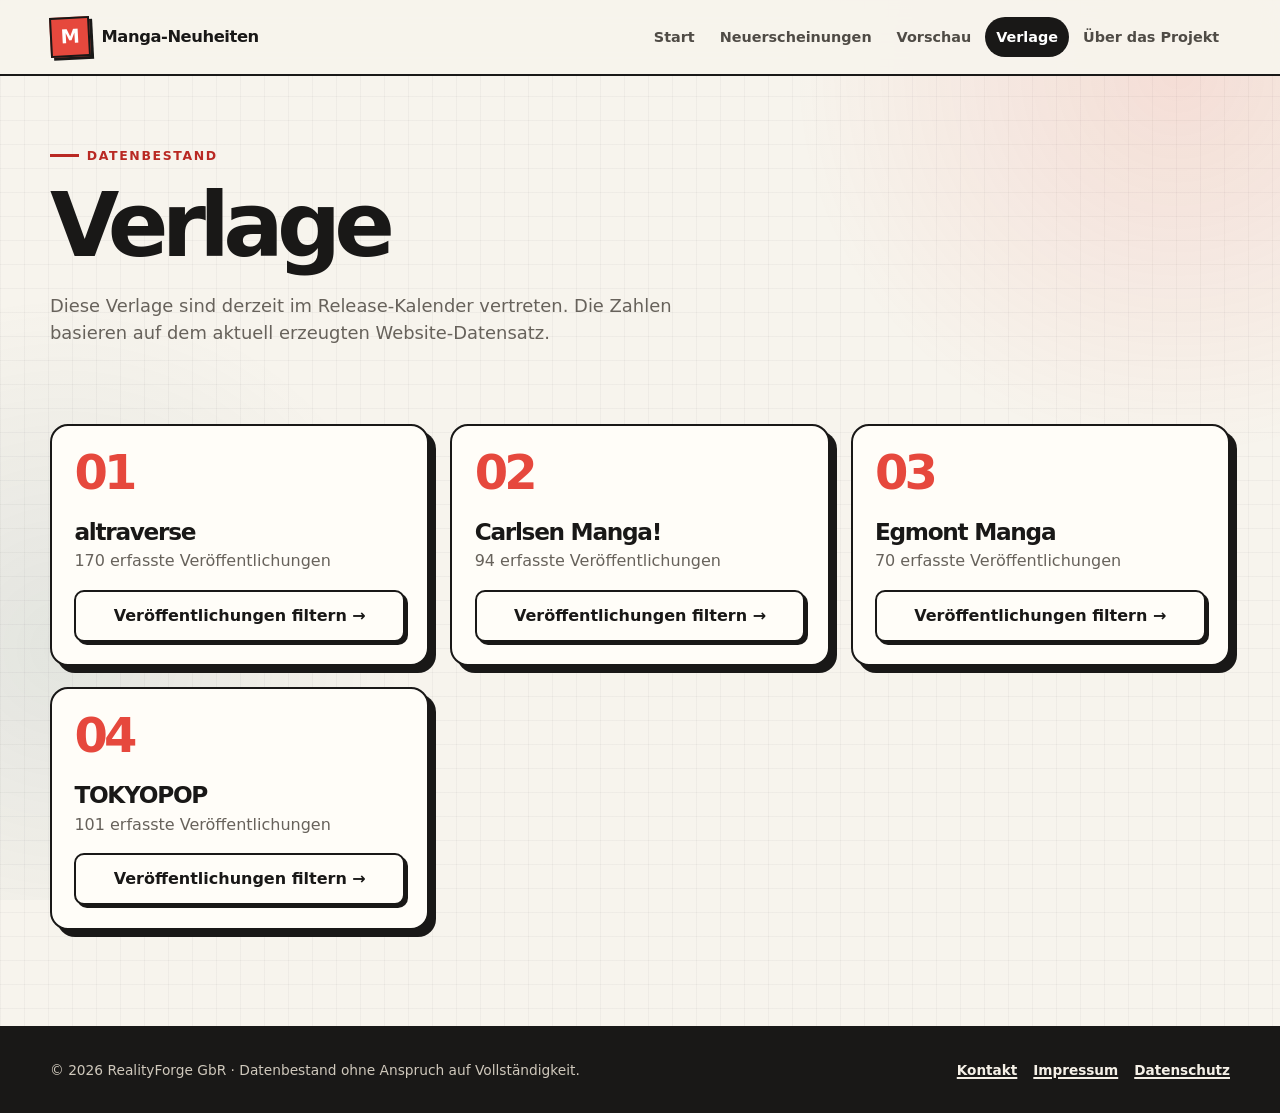
<file: publishers.html>
<!doctype html>
<html lang="de">
  <head>
    <meta charset="utf-8">
    <meta name="viewport" content="width=device-width, initial-scale=1">
    <meta name="description" content="Übersicht der bei Manga-Neuheiten aktuell erfassten deutschsprachigen Manga-Verlage.">
    <meta name="theme-color" content="#f7f4ed">
    <meta property="og:title" content="Verlage | Manga-Neuheiten">
    <meta property="og:description" content="Erfasste Manga-Verlage und ihre Veröffentlichungen.">
    <meta property="og:type" content="website">
    <meta property="og:locale" content="de_DE">
    <title>Verlage | Manga-Neuheiten</title>
    <link rel="stylesheet" href="assets/styles.css">
    <script src="assets/app.js" defer></script>
  </head>
  <body data-page="publishers">
    <a class="skip-link" href="#main">Zum Inhalt springen</a>
    <header class="site-header">
      <div class="header-inner">
        <a class="brand" href="index.html" aria-label="Manga-Neuheiten Startseite"><span class="brand-mark" aria-hidden="true">M</span><span>Manga-Neuheiten</span></a>
        <nav class="site-nav" aria-label="Hauptnavigation">
          <a href="index.html">Start</a>
          <a href="new-releases.html">Neuerscheinungen</a>
          <a href="preview.html">Vorschau</a>
          <a href="publishers.html" aria-current="page">Verlage</a>
          <a href="about.html">Über das Projekt</a>
        </nav>
      </div>
    </header>

    <main class="site-main" id="main">
      <header class="page-header">
        <p class="eyebrow">Datenbestand</p>
        <h1>Verlage</h1>
        <p>Diese Verlage sind derzeit im Release-Kalender vertreten. Die Zahlen basieren auf dem aktuell erzeugten Website-Datensatz.</p>
      </header>
      <section aria-labelledby="publishers-heading">
        <h2 class="sr-only" id="publishers-heading">Aktuell erfasste Verlage</h2>
        <div class="publisher-grid" id="publisher-results" data-release-container>
          <div class="loading-state"><p>Verlage werden geladen …</p></div>
        </div>
      </section>
    </main>

    <footer class="site-footer">
      <div class="footer-inner">
        <p>© <span data-current-year>2026</span> RealityForge GbR · Datenbestand ohne Anspruch auf Vollständigkeit.</p>
        <nav class="footer-nav" aria-label="Servicenavigation"><a href="contact.html">Kontakt</a><a href="imprint.html">Impressum</a><a href="privacy.html">Datenschutz</a></nav>
      </div>
    </footer>
  </body>
</html>
</file>
<file: assets/styles.css>
:root {
  --paper: #f7f4ed;
  --paper-strong: #fffdf8;
  --ink: #191817;
  --muted: #67625b;
  --line: #d9d2c7;
  --accent: #e6483d;
  --accent-dark: #b92923;
  --accent-soft: #ffe4df;
  --blue: #335c67;
  --shadow: 7px 7px 0 #191817;
  --radius: 18px;
  --content: 1180px;
  color-scheme: light;
  font-family: Inter, ui-sans-serif, system-ui, -apple-system, BlinkMacSystemFont,
    "Segoe UI", sans-serif;
  font-synthesis: none;
}

* {
  box-sizing: border-box;
}

html {
  scroll-behavior: smooth;
}

body {
  min-width: 320px;
  margin: 0;
  color: var(--ink);
  background:
    linear-gradient(rgba(25, 24, 23, 0.035) 1px, transparent 1px),
    linear-gradient(90deg, rgba(25, 24, 23, 0.035) 1px, transparent 1px),
    var(--paper);
  background-size: 24px 24px;
  line-height: 1.55;
}

body::before {
  position: fixed;
  inset: 0;
  z-index: -1;
  background:
    radial-gradient(circle at 92% 8%, rgba(230, 72, 61, 0.13), transparent 24rem),
    radial-gradient(circle at 5% 72%, rgba(51, 92, 103, 0.1), transparent 22rem);
  content: "";
  pointer-events: none;
}

a {
  color: inherit;
  text-decoration-thickness: 2px;
  text-underline-offset: 0.18em;
}

a:hover {
  text-decoration-color: var(--accent);
}

button,
input,
select {
  color: inherit;
  font: inherit;
}

button,
select {
  cursor: pointer;
}

img {
  max-width: 100%;
}

.skip-link {
  position: fixed;
  top: 0.75rem;
  left: 0.75rem;
  z-index: 100;
  padding: 0.7rem 1rem;
  border: 2px solid var(--ink);
  background: var(--paper-strong);
  transform: translateY(-160%);
}

.skip-link:focus {
  transform: translateY(0);
}

.site-header {
  position: sticky;
  top: 0;
  z-index: 20;
  border-bottom: 2px solid var(--ink);
  background: rgba(247, 244, 237, 0.95);
  backdrop-filter: blur(14px);
}

.header-inner,
.site-main,
.footer-inner {
  width: min(calc(100% - 2rem), var(--content));
  margin-inline: auto;
}

.header-inner {
  display: flex;
  min-height: 74px;
  align-items: center;
  justify-content: space-between;
  gap: 1.5rem;
}

.brand {
  display: inline-flex;
  flex: 0 0 auto;
  align-items: center;
  gap: 0.72rem;
  color: var(--ink);
  font-size: 1.02rem;
  font-weight: 850;
  letter-spacing: -0.025em;
  text-decoration: none;
}

.brand-mark {
  display: grid;
  width: 40px;
  height: 40px;
  place-items: center;
  border: 2px solid var(--ink);
  background: var(--accent);
  box-shadow: 3px 3px 0 var(--ink);
  color: white;
  font-size: 1.2rem;
  font-weight: 950;
  transform: rotate(-3deg);
}

.site-nav {
  display: flex;
  align-items: center;
  gap: 0.2rem;
}

.site-nav a {
  padding: 0.55rem 0.68rem;
  border-radius: 999px;
  color: #4f4b45;
  font-size: 0.9rem;
  font-weight: 720;
  text-decoration: none;
  white-space: nowrap;
}

.site-nav a:hover,
.site-nav a[aria-current="page"] {
  background: var(--ink);
  color: white;
}

.site-main {
  min-height: calc(100vh - 210px);
  padding-block: clamp(2rem, 5vw, 4.8rem);
}

.eyebrow {
  display: inline-flex;
  align-items: center;
  gap: 0.5rem;
  margin: 0 0 0.75rem;
  color: var(--accent-dark);
  font-size: 0.78rem;
  font-weight: 900;
  letter-spacing: 0.13em;
  text-transform: uppercase;
}

.eyebrow::before {
  width: 1.8rem;
  height: 3px;
  background: currentColor;
  content: "";
}

h1,
h2,
h3,
p {
  margin-top: 0;
}

h1,
h2,
h3 {
  line-height: 1.08;
}

h1 {
  max-width: 850px;
  margin-bottom: 1.1rem;
  font-size: clamp(2.65rem, 8vw, 6.8rem);
  font-weight: 950;
  letter-spacing: -0.075em;
}

h2 {
  font-size: clamp(1.85rem, 4vw, 3.25rem);
  font-weight: 900;
  letter-spacing: -0.055em;
}

h3 {
  font-size: 1.18rem;
  font-weight: 850;
  letter-spacing: -0.025em;
}

.hero {
  display: grid;
  min-height: 510px;
  grid-template-columns: minmax(0, 1.4fr) minmax(260px, 0.6fr);
  align-items: center;
  gap: clamp(2rem, 6vw, 6rem);
  padding-bottom: clamp(3rem, 7vw, 6rem);
}

.hero-copy {
  max-width: 720px;
}

.hero-copy > p:not(.eyebrow) {
  max-width: 620px;
  color: var(--muted);
  font-size: clamp(1.05rem, 2vw, 1.28rem);
}

.hero-actions,
.section-heading,
.card-actions,
.detail-actions {
  display: flex;
  align-items: center;
  gap: 0.8rem;
}

.hero-actions {
  flex-wrap: wrap;
  margin-top: 1.8rem;
}

.button {
  display: inline-flex;
  min-height: 46px;
  align-items: center;
  justify-content: center;
  gap: 0.45rem;
  padding: 0.72rem 1.05rem;
  border: 2px solid var(--ink);
  border-radius: 10px;
  background: var(--paper-strong);
  box-shadow: 3px 3px 0 var(--ink);
  font-weight: 830;
  text-decoration: none;
  transition:
    transform 150ms ease,
    box-shadow 150ms ease;
}

.button:hover {
  box-shadow: 1px 1px 0 var(--ink);
  transform: translate(2px, 2px);
}

.button.primary {
  background: var(--accent);
  color: white;
}

.button.ghost {
  border-color: transparent;
  background: transparent;
  box-shadow: none;
  text-decoration: underline;
}

.hero-panel {
  position: relative;
  min-height: 360px;
}

.hero-panel::before,
.hero-panel::after {
  position: absolute;
  border: 3px solid var(--ink);
  content: "";
}

.hero-panel::before {
  inset: 12% 6% 3% 13%;
  background: var(--accent);
  box-shadow: 12px 12px 0 var(--ink);
  transform: rotate(4deg);
}

.hero-panel::after {
  inset: 3% 13% 12% 4%;
  background:
    repeating-linear-gradient(
      -45deg,
      transparent 0 16px,
      rgba(25, 24, 23, 0.1) 16px 18px
    ),
    var(--paper-strong);
  transform: rotate(-5deg);
}

.hero-glyph {
  position: absolute;
  inset: 50% auto auto 50%;
  z-index: 2;
  width: 165px;
  height: 205px;
  border: 3px solid var(--ink);
  background: var(--ink);
  box-shadow: -10px 10px 0 var(--paper-strong);
  color: white;
  font-size: 5.5rem;
  font-weight: 950;
  line-height: 205px;
  text-align: center;
  transform: translate(-50%, -50%) rotate(3deg);
}

.notice {
  display: flex;
  align-items: flex-start;
  gap: 0.8rem;
  margin-bottom: clamp(3rem, 7vw, 6rem);
  padding: 1rem 1.15rem;
  border: 2px solid var(--ink);
  border-radius: 12px;
  background: var(--accent-soft);
  box-shadow: 4px 4px 0 var(--ink);
}

.notice::before {
  flex: 0 0 auto;
  width: 1.6rem;
  height: 1.6rem;
  border-radius: 50%;
  background: var(--ink);
  color: white;
  content: "i";
  font-weight: 900;
  line-height: 1.6rem;
  text-align: center;
}

.notice p {
  margin: 0;
}

.section {
  margin-top: clamp(3.5rem, 8vw, 7rem);
}

.section:first-child,
.page-header + .section {
  margin-top: 0;
}

.section-heading {
  justify-content: space-between;
  margin-bottom: 1.45rem;
}

.section-heading h2,
.section-heading p {
  margin-bottom: 0;
}

.text-link {
  flex: 0 0 auto;
  color: var(--accent-dark);
  font-weight: 850;
}

.release-grid {
  display: grid;
  grid-template-columns: repeat(3, minmax(0, 1fr));
  gap: clamp(1.1rem, 2.5vw, 1.8rem);
}

.release-card {
  display: grid;
  min-width: 0;
  grid-template-columns: 112px minmax(0, 1fr);
  overflow: hidden;
  border: 2px solid var(--ink);
  border-radius: var(--radius);
  background: var(--paper-strong);
  box-shadow: 5px 5px 0 var(--ink);
  transition:
    box-shadow 160ms ease,
    transform 160ms ease;
}

.release-card:hover {
  box-shadow: 2px 2px 0 var(--ink);
  transform: translate(3px, 3px);
}

.cover-art {
  position: relative;
  display: grid;
  min-height: 190px;
  place-items: center;
  overflow: hidden;
  border-right: 2px solid var(--ink);
  background:
    repeating-radial-gradient(
      circle at 0 100%,
      transparent 0 12px,
      rgba(255, 255, 255, 0.24) 13px 14px
    ),
    var(--cover-color, var(--accent));
  color: white;
  isolation: isolate;
}

.cover-art::before {
  position: absolute;
  inset: 0.55rem;
  z-index: -1;
  border: 1px solid rgba(255, 255, 255, 0.62);
  content: "";
}

.cover-art span {
  padding: 0.7rem;
  font-size: 2.2rem;
  font-weight: 950;
  letter-spacing: -0.08em;
  line-height: 1;
  text-align: center;
}

.card-body {
  display: flex;
  min-width: 0;
  flex-direction: column;
  padding: 1rem;
}

.card-kicker {
  display: flex;
  flex-wrap: wrap;
  justify-content: space-between;
  gap: 0.35rem 0.6rem;
  margin-bottom: 0.65rem;
  color: var(--muted);
  font-size: 0.76rem;
  font-weight: 800;
  text-transform: uppercase;
}

.release-card h3 {
  margin-bottom: 0.3rem;
  overflow-wrap: anywhere;
}

.card-subtitle {
  margin-bottom: 1rem;
  color: var(--muted);
  font-size: 0.9rem;
}

.card-meta {
  display: grid;
  grid-template-columns: 1fr auto;
  gap: 0.25rem 0.8rem;
  margin: auto 0 0;
  font-size: 0.88rem;
}

.card-meta dt {
  color: var(--muted);
}

.card-meta dd {
  margin: 0;
  font-weight: 780;
  text-align: right;
}

.card-actions {
  margin-top: 0.85rem;
}

.card-link {
  color: var(--accent-dark);
  font-size: 0.88rem;
  font-weight: 900;
}

.page-header {
  max-width: 820px;
  margin-bottom: clamp(2.5rem, 6vw, 5rem);
}

.page-header h1 {
  font-size: clamp(2.7rem, 7vw, 5.6rem);
}

.page-header > p:not(.eyebrow) {
  max-width: 680px;
  color: var(--muted);
  font-size: 1.12rem;
}

.filter-panel {
  display: grid;
  grid-template-columns: 1.1fr 1.8fr 1fr 1.2fr;
  gap: 0.9rem;
  margin-bottom: 2rem;
  padding: 1rem;
  border: 2px solid var(--ink);
  border-radius: var(--radius);
  background: var(--paper-strong);
  box-shadow: 5px 5px 0 var(--ink);
}

.field {
  display: grid;
  gap: 0.35rem;
}

.field label {
  font-size: 0.75rem;
  font-weight: 900;
  letter-spacing: 0.06em;
  text-transform: uppercase;
}

.field input,
.field select {
  width: 100%;
  min-height: 46px;
  padding: 0.65rem 0.75rem;
  border: 2px solid var(--line);
  border-radius: 9px;
  outline: none;
  background: white;
}

.field input:focus,
.field select:focus {
  border-color: var(--accent);
  box-shadow: 0 0 0 3px var(--accent-soft);
}

.results-bar {
  display: flex;
  align-items: center;
  justify-content: space-between;
  gap: 1rem;
  margin-bottom: 1.2rem;
}

.results-bar p {
  margin: 0;
  color: var(--muted);
}

.empty-state,
.error-state,
.loading-state {
  grid-column: 1 / -1;
  padding: clamp(2.5rem, 7vw, 5rem) 1.5rem;
  border: 2px dashed var(--line);
  border-radius: var(--radius);
  background: rgba(255, 253, 248, 0.7);
  text-align: center;
}

.empty-state h2,
.error-state h2 {
  margin-bottom: 0.55rem;
  font-size: 1.55rem;
}

.empty-state p,
.error-state p,
.loading-state p {
  max-width: 570px;
  margin: 0 auto;
  color: var(--muted);
}

.error-state {
  border-style: solid;
  border-color: var(--accent);
  background: var(--accent-soft);
}

.publisher-grid {
  display: grid;
  grid-template-columns: repeat(3, 1fr);
  gap: 1.3rem;
}

.publisher-card {
  display: flex;
  min-height: 230px;
  flex-direction: column;
  padding: 1.4rem;
  border: 2px solid var(--ink);
  border-radius: var(--radius);
  background: var(--paper-strong);
  box-shadow: var(--shadow);
}

.publisher-index {
  margin-bottom: auto;
  color: var(--accent);
  font-size: 3rem;
  font-weight: 950;
  letter-spacing: -0.08em;
  line-height: 1;
}

.publisher-card h2 {
  margin: 1.4rem 0 0.35rem;
  font-size: 1.45rem;
}

.publisher-card p {
  margin-bottom: 1rem;
  color: var(--muted);
}

.detail-shell {
  display: grid;
  grid-template-columns: minmax(250px, 0.48fr) minmax(0, 1fr);
  gap: clamp(2rem, 7vw, 6rem);
  align-items: start;
}

.detail-cover {
  position: sticky;
  top: 105px;
  display: grid;
  aspect-ratio: 0.7;
  place-items: center;
  border: 3px solid var(--ink);
  background:
    repeating-radial-gradient(
      circle at 0 100%,
      transparent 0 22px,
      rgba(255, 255, 255, 0.2) 23px 25px
    ),
    var(--cover-color, var(--accent));
  box-shadow: 12px 12px 0 var(--ink);
  color: white;
}

.detail-cover::before {
  position: absolute;
  inset: 1.1rem;
  border: 2px solid rgba(255, 255, 255, 0.7);
  content: "";
}

.detail-cover span {
  max-width: 80%;
  font-size: clamp(4rem, 10vw, 7rem);
  font-weight: 950;
  letter-spacing: -0.09em;
  line-height: 0.9;
  text-align: center;
}

.detail-content h1 {
  margin-bottom: 0.6rem;
  font-size: clamp(2.6rem, 7vw, 5.4rem);
}

.detail-subtitle {
  margin-bottom: 2rem;
  color: var(--accent-dark);
  font-size: 1.25rem;
  font-weight: 820;
}

.detail-list {
  display: grid;
  grid-template-columns: repeat(2, minmax(0, 1fr));
  gap: 1px;
  overflow: hidden;
  margin: 0 0 2.4rem;
  border: 2px solid var(--ink);
  border-radius: var(--radius);
  background: var(--ink);
}

.detail-list div {
  min-width: 0;
  padding: 1rem 1.1rem;
  background: var(--paper-strong);
}

.detail-list dt {
  margin-bottom: 0.18rem;
  color: var(--muted);
  font-size: 0.72rem;
  font-weight: 900;
  letter-spacing: 0.08em;
  text-transform: uppercase;
}

.detail-list dd {
  margin: 0;
  font-weight: 780;
  overflow-wrap: anywhere;
}

.description {
  max-width: 720px;
  padding-top: 0.8rem;
}

.description h2 {
  font-size: 1.65rem;
}

.prose {
  max-width: 780px;
  font-size: 1.04rem;
}

.prose h2 {
  margin-top: 2.8rem;
  font-size: 1.65rem;
}

.prose h3 {
  margin-top: 2rem;
}

.prose p,
.prose li {
  color: #4e4a44;
}

.contact-card {
  max-width: 660px;
  padding: clamp(1.4rem, 4vw, 2.2rem);
  border: 2px solid var(--ink);
  border-radius: var(--radius);
  background: var(--paper-strong);
  box-shadow: var(--shadow);
}

.contact-card a {
  color: var(--accent-dark);
  font-size: clamp(1.05rem, 3vw, 1.45rem);
  font-weight: 900;
  overflow-wrap: anywhere;
}

.site-footer {
  margin-top: 2rem;
  border-top: 2px solid var(--ink);
  background: var(--ink);
  color: #f5f0e7;
}

.footer-inner {
  display: grid;
  grid-template-columns: 1fr auto;
  gap: 1.5rem;
  align-items: center;
  padding-block: 2rem;
}

.footer-inner p {
  margin: 0;
  color: #cfc8bc;
  font-size: 0.86rem;
}

.footer-nav {
  display: flex;
  flex-wrap: wrap;
  justify-content: flex-end;
  gap: 0.65rem 1rem;
}

.footer-nav a {
  font-size: 0.85rem;
  font-weight: 760;
}

.sr-only {
  position: absolute;
  width: 1px;
  height: 1px;
  overflow: hidden;
  clip: rect(0, 0, 0, 0);
  clip-path: inset(50%);
  white-space: nowrap;
}

[hidden] {
  display: none !important;
}

@media (max-width: 980px) {
  .header-inner {
    display: block;
    padding-top: 0.75rem;
  }

  .site-nav {
    width: calc(100vw - 2rem);
    overflow-x: auto;
    padding-block: 0.55rem 0.7rem;
    scrollbar-width: none;
  }

  .site-nav::-webkit-scrollbar {
    display: none;
  }

  .release-grid {
    grid-template-columns: repeat(2, minmax(0, 1fr));
  }

  .filter-panel {
    grid-template-columns: repeat(2, minmax(0, 1fr));
  }
}

@media (max-width: 760px) {
  .hero {
    min-height: auto;
    grid-template-columns: 1fr;
  }

  .hero-panel {
    min-height: 280px;
    order: -1;
  }

  .hero-glyph {
    width: 125px;
    height: 155px;
    font-size: 4rem;
    line-height: 155px;
  }

  .publisher-grid,
  .detail-shell {
    grid-template-columns: 1fr;
  }

  .detail-cover {
    position: relative;
    top: auto;
    width: min(75vw, 330px);
    margin-inline: auto;
  }

  .footer-inner {
    grid-template-columns: 1fr;
  }

  .footer-nav {
    justify-content: flex-start;
  }
}

@media (max-width: 610px) {
  .site-main {
    width: min(calc(100% - 1.25rem), var(--content));
  }

  .release-grid,
  .filter-panel {
    grid-template-columns: 1fr;
  }

  .release-card {
    grid-template-columns: 104px minmax(0, 1fr);
  }

  .section-heading,
  .results-bar {
    align-items: flex-start;
    flex-direction: column;
  }

  .detail-list {
    grid-template-columns: 1fr;
  }
}

@media (prefers-reduced-motion: reduce) {
  *,
  *::before,
  *::after {
    scroll-behavior: auto !important;
    transition-duration: 0.01ms !important;
  }
}
</file>
